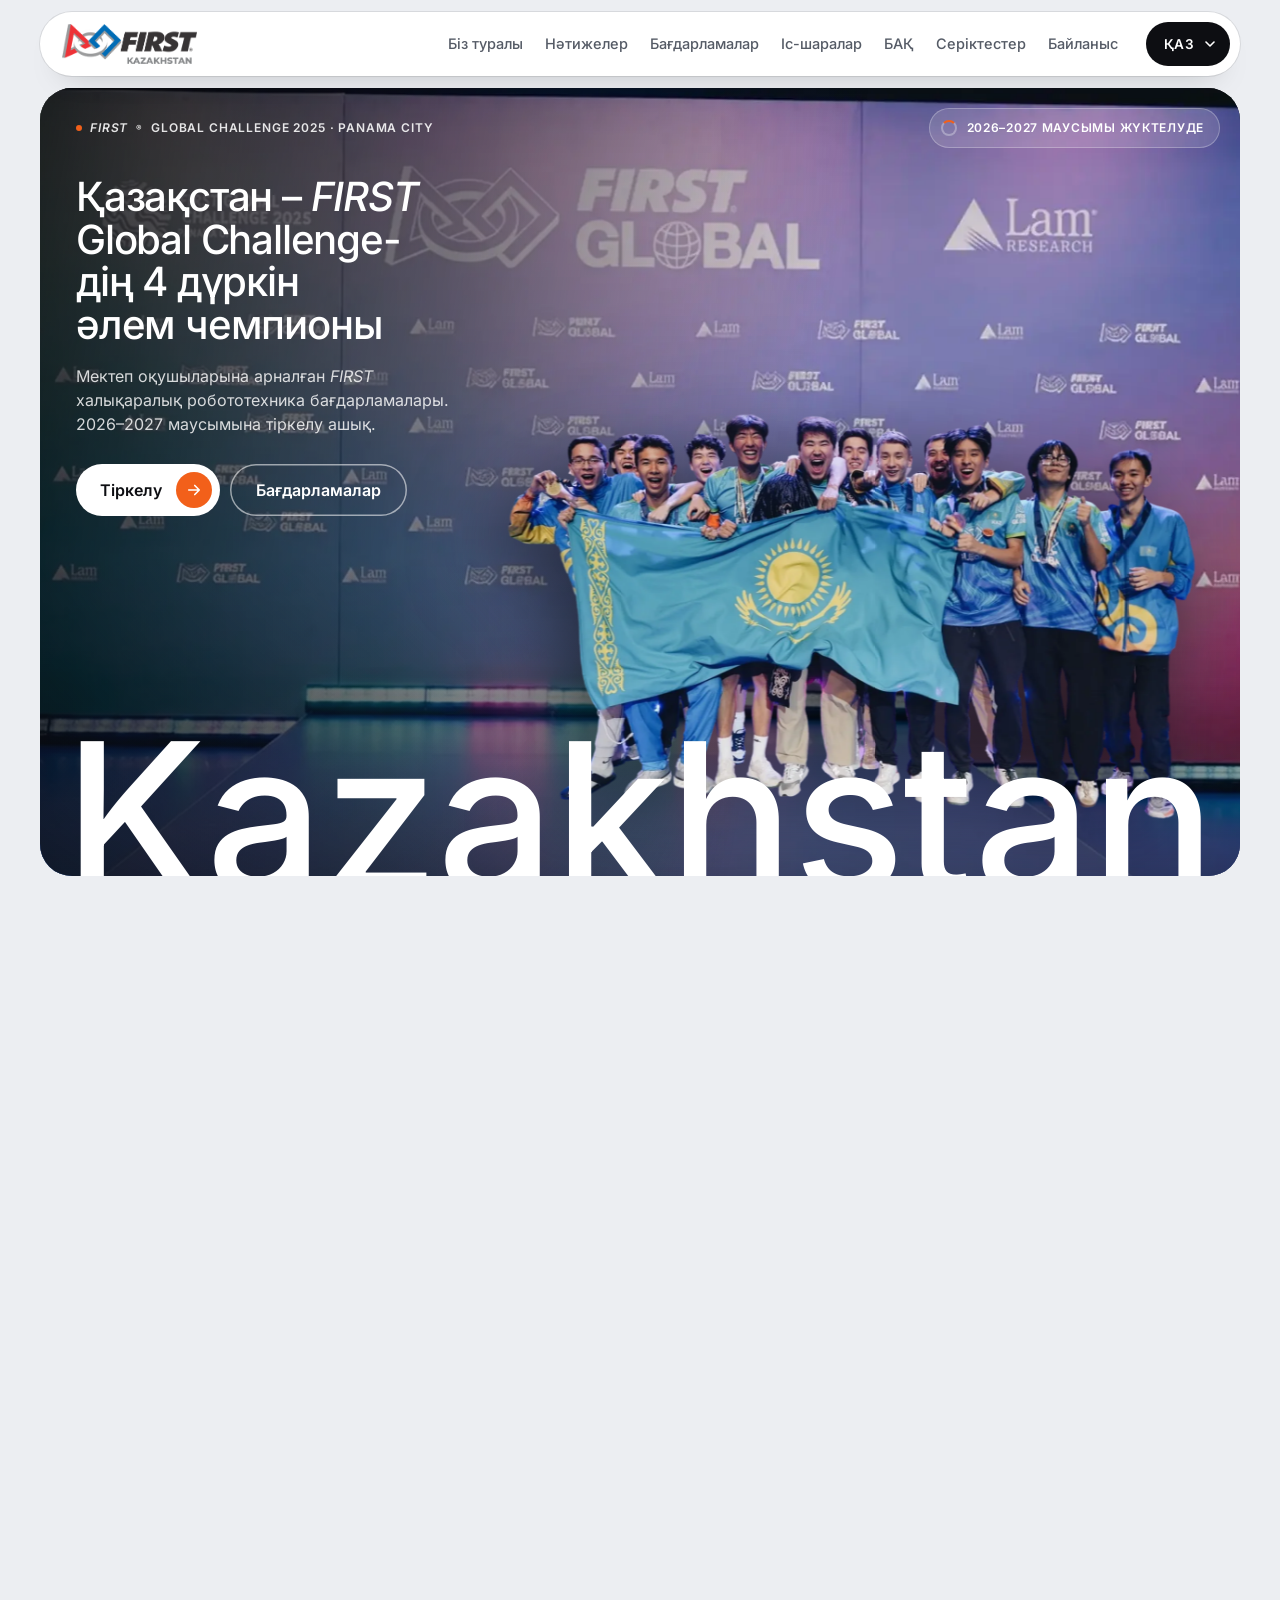
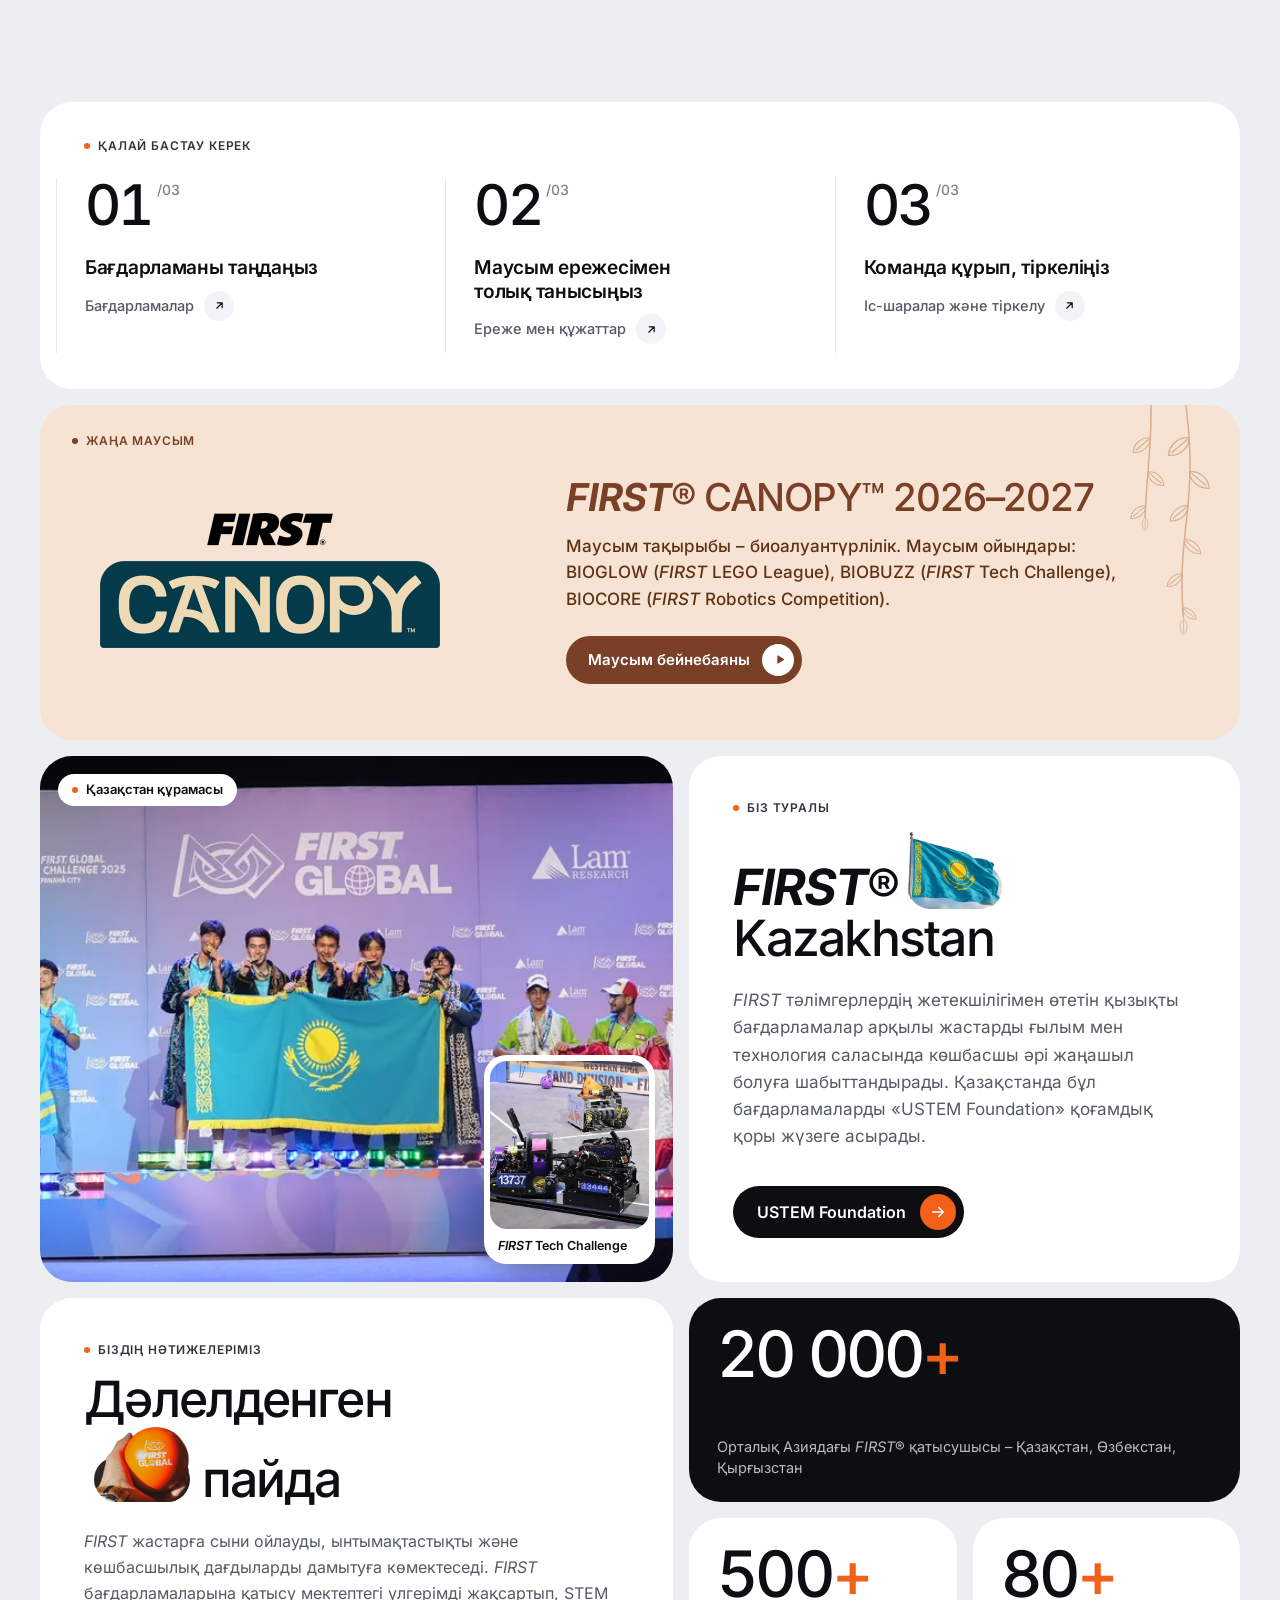
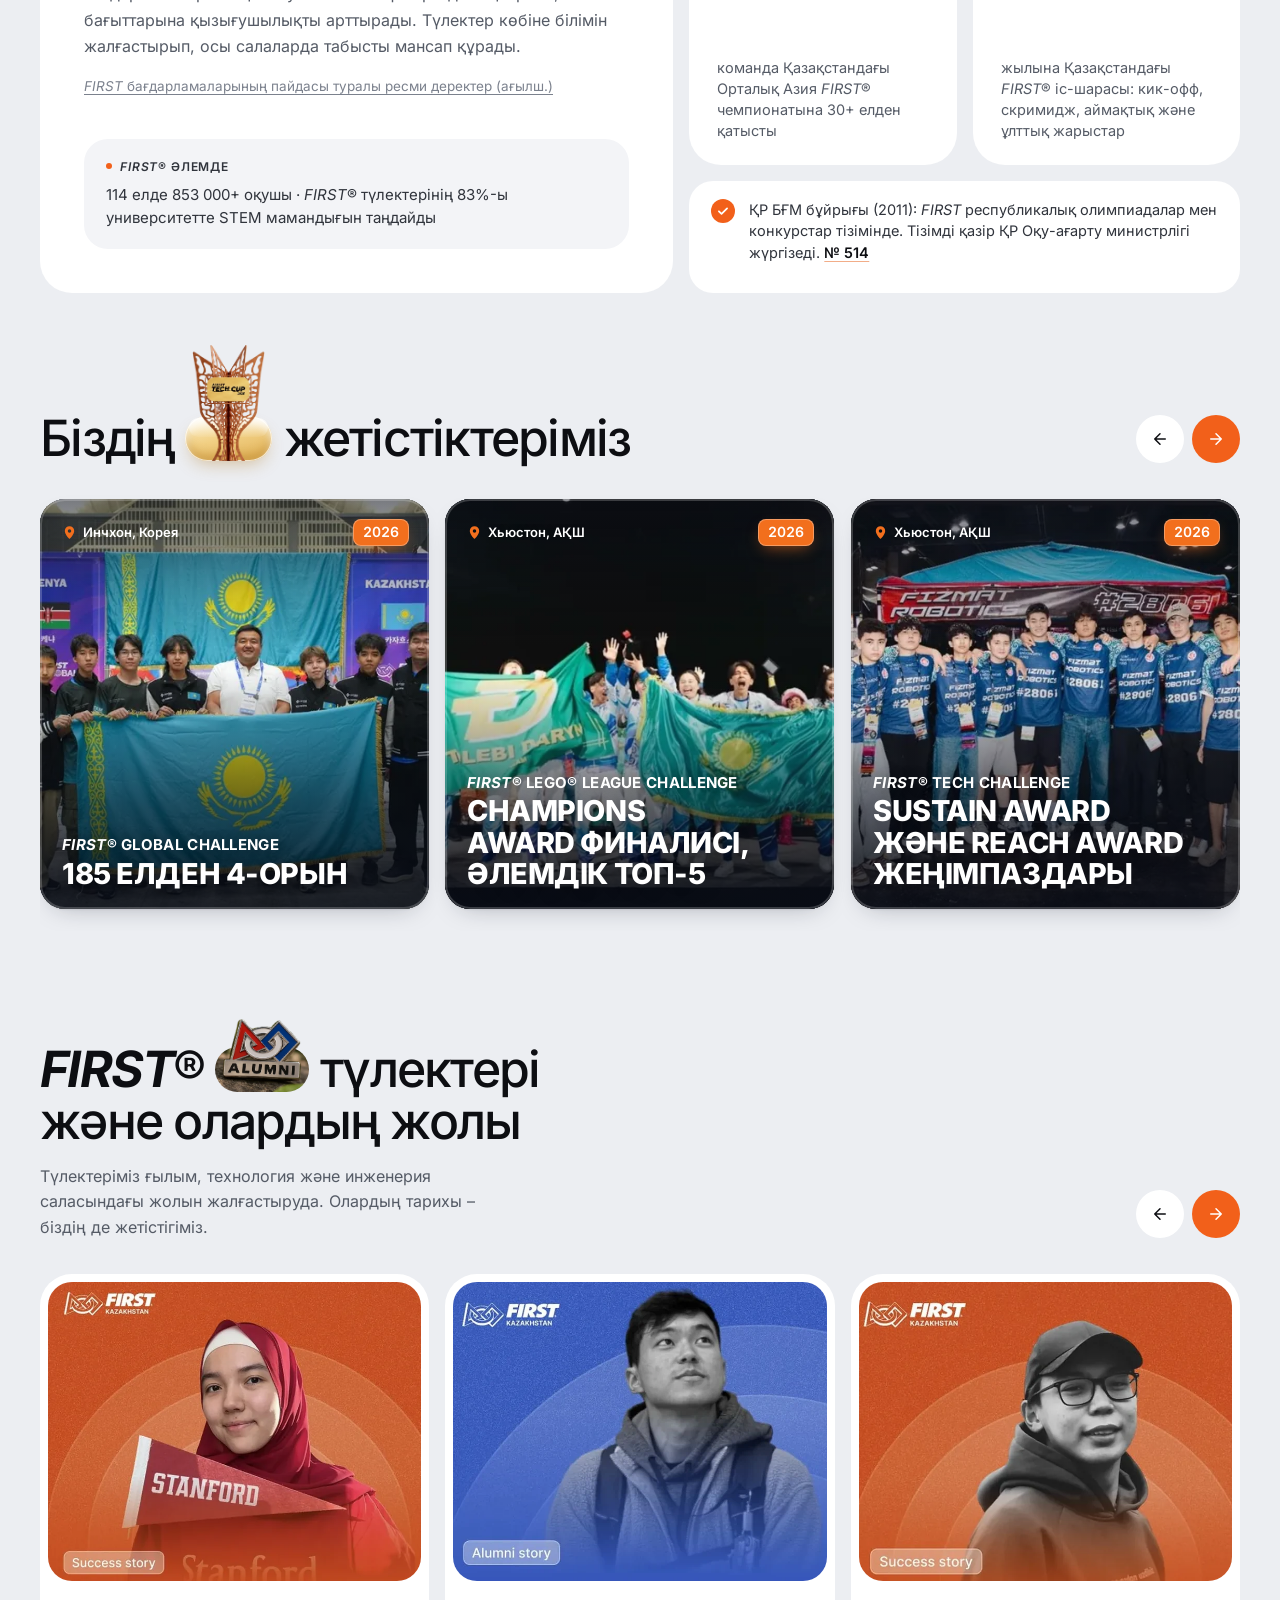
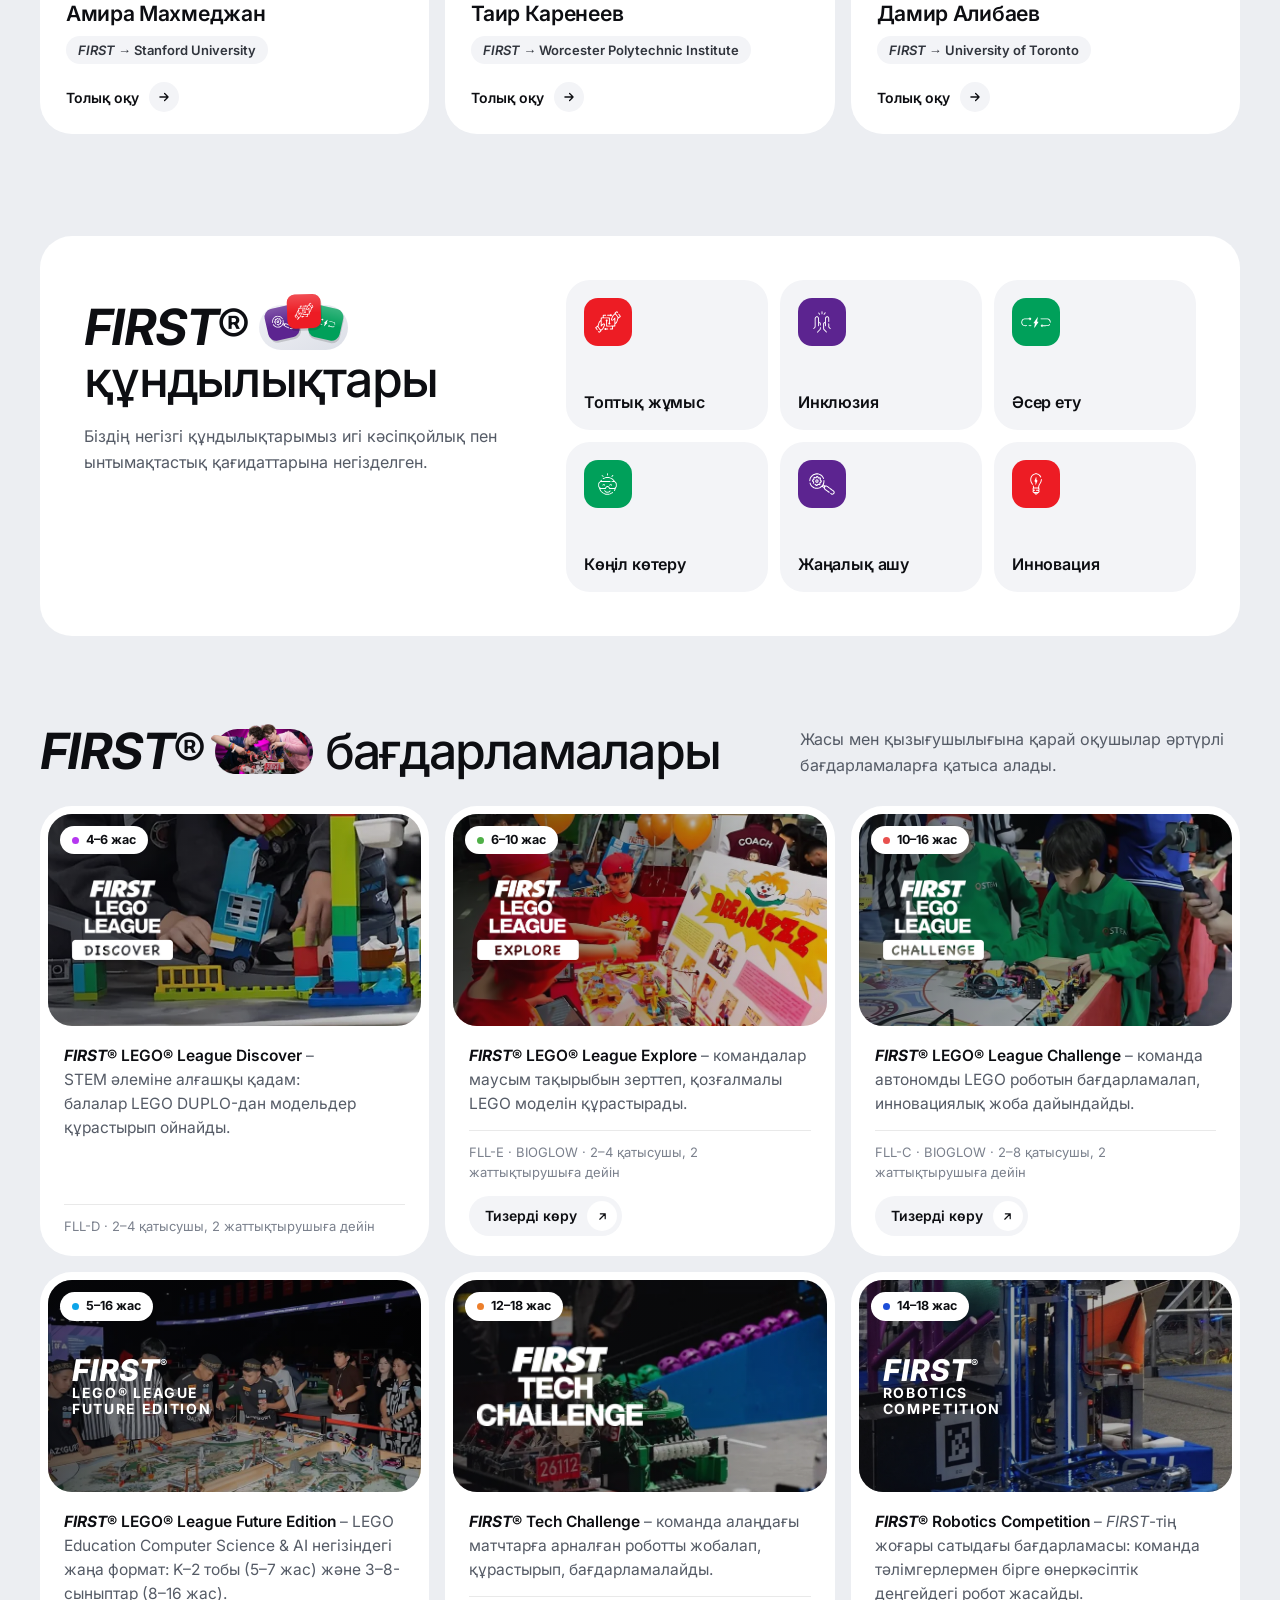
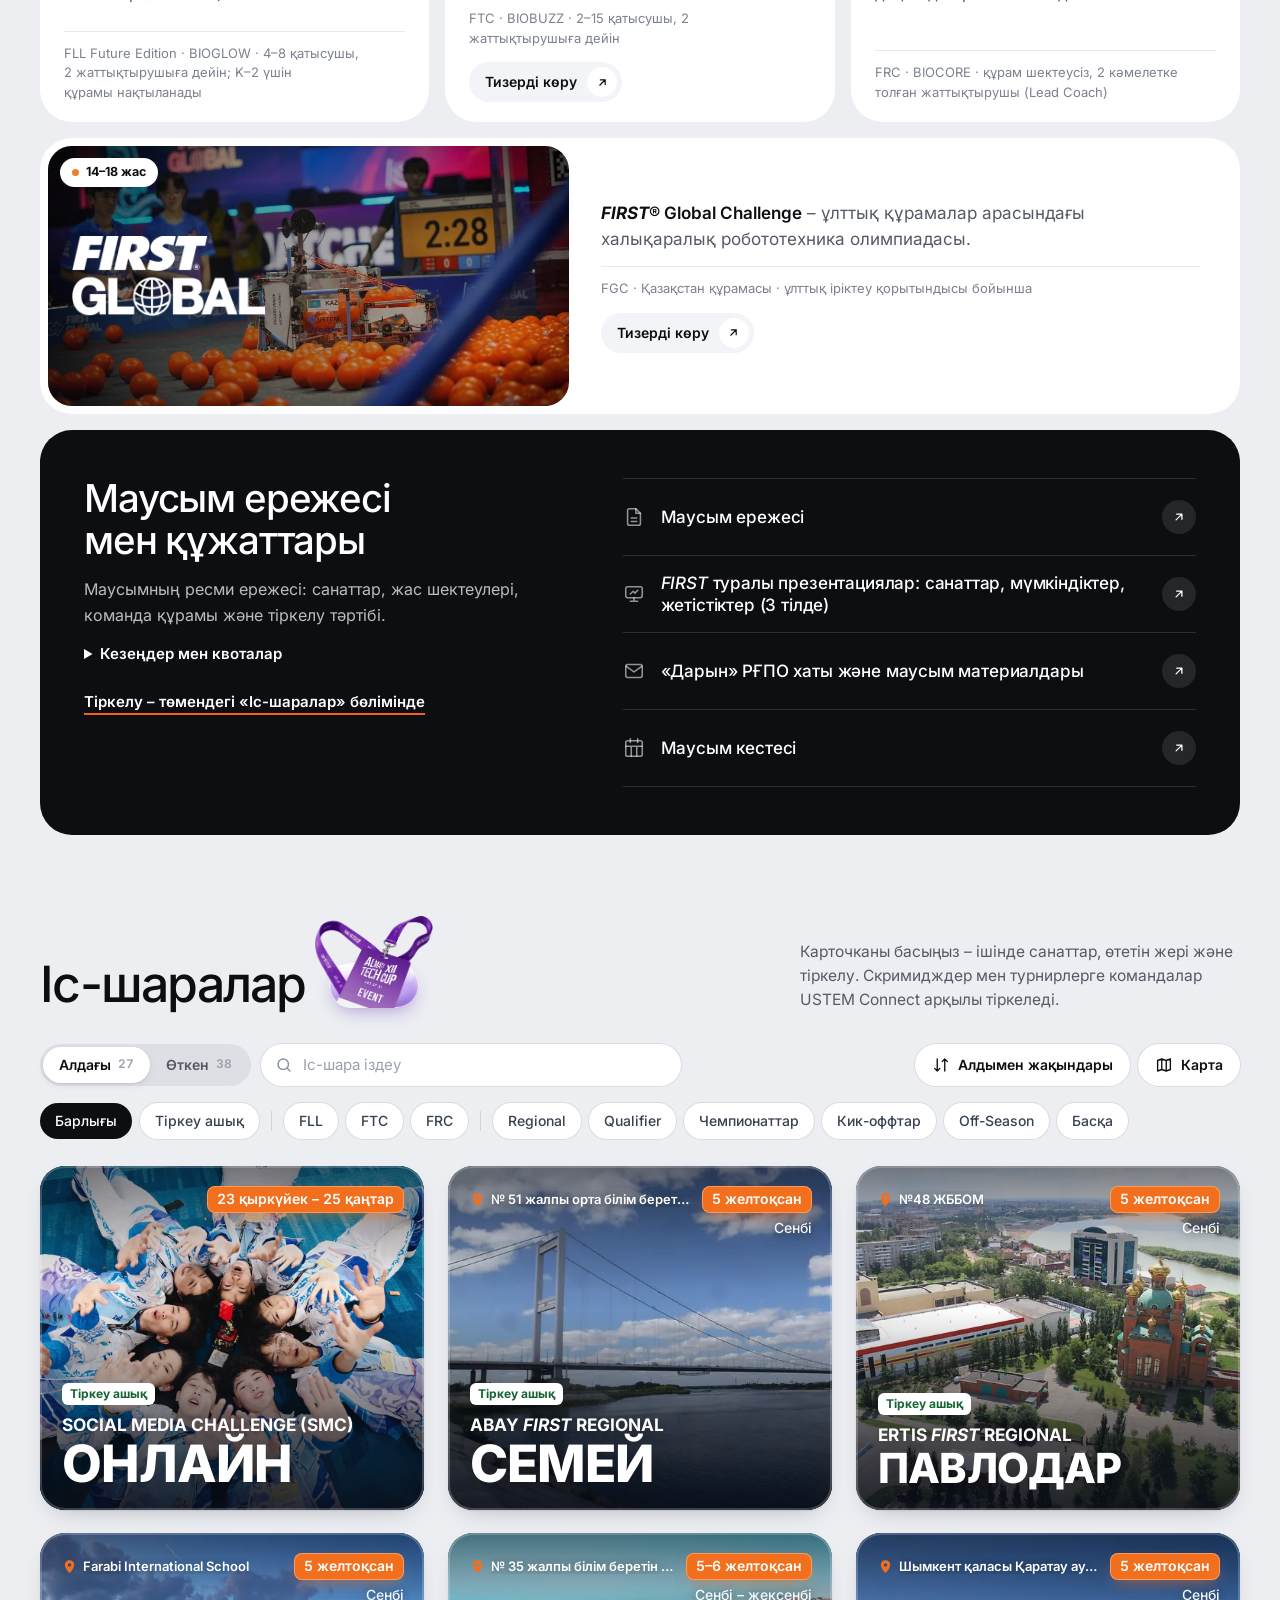
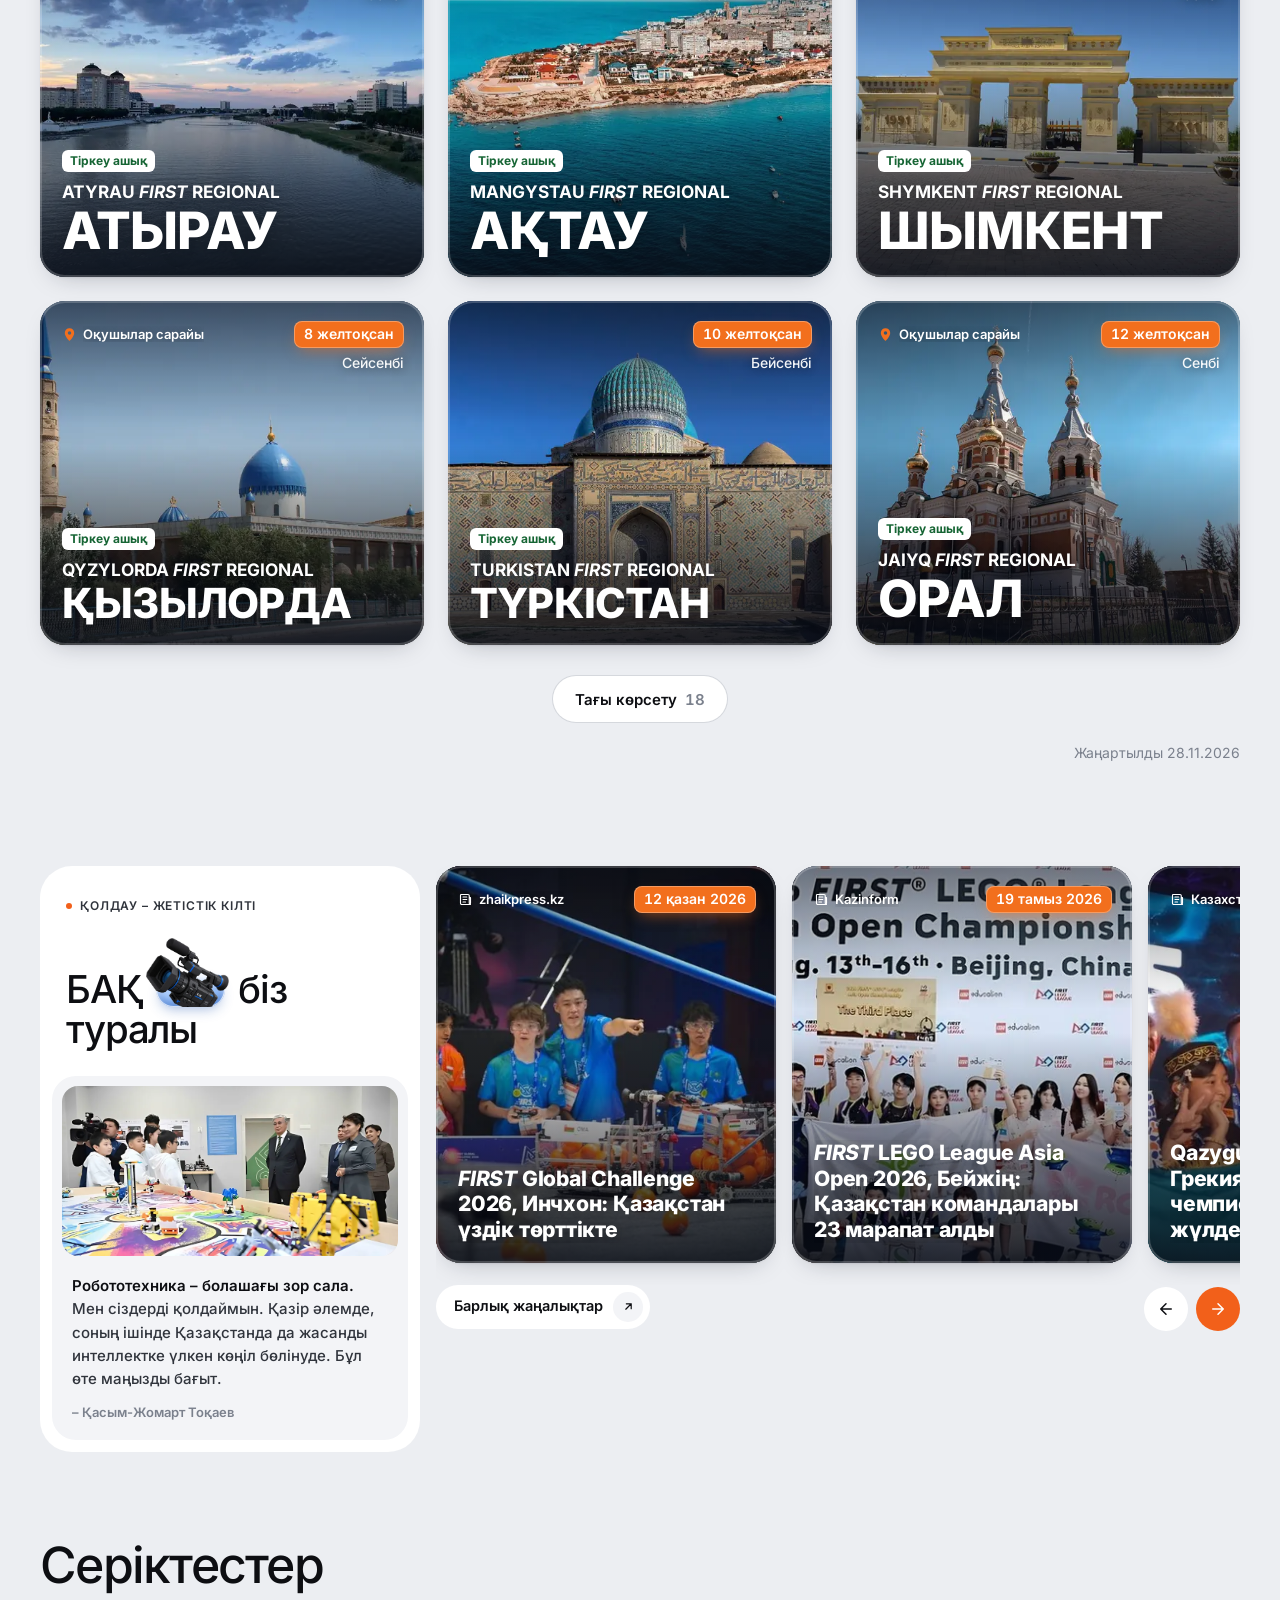
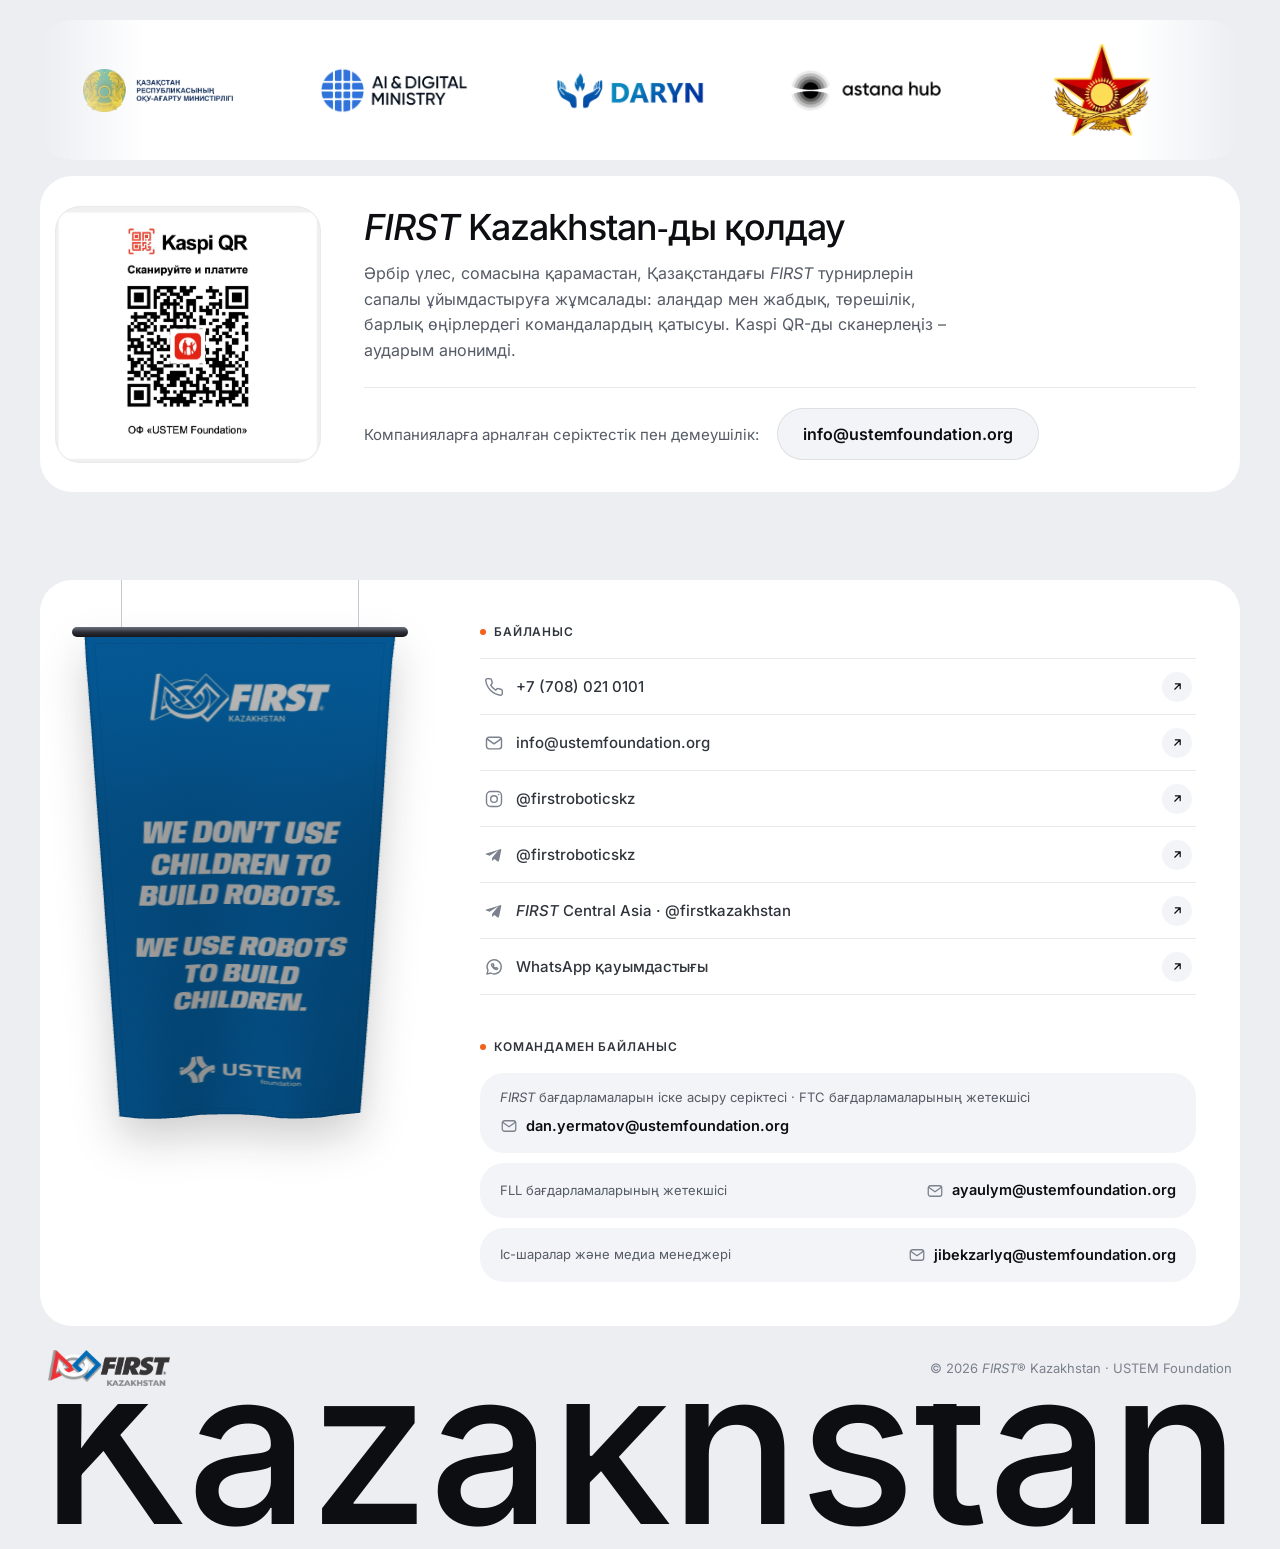
<file: index.html>
<!DOCTYPE html>
<html lang="kk">
<head>
<meta charset="utf-8">
<meta name="viewport" content="width=device-width, initial-scale=1">
<title>FIRST® Kazakhstan</title>
<meta name="description" content="FIRST® Kazakhstan – робототехника және STEM жаһандық қауымдастығы. FIRST® LEGO® League, FIRST® Tech Challenge, FIRST® Robotics Competition және FIRST® Global Challenge бағдарламалары, жарыс күнтізбесі және тіркелу. Қазақстандағы операторы – USTEM Foundation.">
<meta property="og:type" content="website">
<meta property="og:url" content="https://firstrobotics.kz/">
<meta property="og:title" content="FIRST® Kazakhstan">
<meta property="og:description" content="Жастарды болашаққа дайындайтын жаһандық робототехника және STEM қауымдастығы.">
<meta property="og:image" content="https://firstrobotics.kz/assets/img/team-kz-fgc.jpg">
<meta http-equiv="Content-Security-Policy" content="default-src 'self'; script-src 'self'; style-src 'self' 'unsafe-inline'; font-src 'self'; img-src 'self' data:; object-src 'none'; base-uri 'none'; form-action 'none'">
<link rel="canonical" href="https://firstrobotics.kz/">
<meta name="fk-build" content="dev">
<link rel="icon" href="favicon.ico" sizes="16x16 32x32 48x48">
<link rel="icon" type="image/png" sizes="32x32" href="assets/img/icon-32.png">
<link rel="icon" type="image/png" sizes="192x192" href="assets/img/icon-192.png">
<link rel="apple-touch-icon" href="assets/img/apple-touch-icon.png">
<script src="assets/js/top.js?v=20261023-0045"></script>
<script src="assets/js/fresh.js" defer></script>
<link rel="preload" as="image" href="assets/img/hero-team-1500.webp" media="(min-width: 761px)" fetchpriority="high">
<link rel="preload" as="image" href="assets/img/hero-team-800.webp" media="(max-width: 760px)" fetchpriority="high">
<link rel="stylesheet" href="assets/css/style.css?v=20261120-1700">
</head>
<body>

<nav class="top" id="top">
  <button type="button" class="burger" id="burger" aria-label="Меню" data-ta="a_menu" aria-controls="nav" aria-expanded="false"><span></span></button>
  <a class="logo" href="#home" aria-label="FIRST Kazakhstan"><img src="assets/img/x-logo.webp" alt="FIRST® Kazakhstan" width="155" height="46"></a>
  <div class="nl" id="nav">
    <a href="#about" data-t="n1"></a>
    <a href="#results" data-t="n7"></a>
    <a href="#programs" data-t="n2"></a>
    <a href="#events" data-t="n3"></a>
    <a href="#media" data-t="n4s"></a>
    <a href="#partners" data-t="n5"></a>
    <a href="#contacts" data-t="n8"></a>
    <div class="lm" role="group" aria-label="Язык / Тіл / Language"><button type="button" data-l="kk">ҚАЗ</button><button type="button" data-l="ru">РУС</button><button type="button" data-l="en">ENG</button></div>
    <div class="ml">
      <a href="https://t.me/firstroboticskz" target="_blank" rel="noopener">Telegram</a>
      <a href="https://www.instagram.com/firstroboticskz/" target="_blank" rel="noopener">Instagram</a>
    </div>
  </div>
  <div class="lw">
    <select class="lang" id="lang" aria-label="Язык / Тіл / Language">
      <option value="kk" selected>ҚАЗ</option>
      <option value="ru">РУС</option>
      <option value="en">ENG</option>
    </select>
  </div>
</nav>

<div class="hpin">
<header class="hero" id="home">
  <div class="g-vis" aria-hidden="true">
    <div class="g-sc g-s1">
      <div class="g-pan"><img src="assets/img/hero-stage-1920.webp" srcset="assets/img/hero-stage-960.webp 960w, assets/img/hero-stage-1920.webp 1920w" sizes="(max-width: 760px) 100vw, 90vw" alt="" width="1920" height="1076" decoding="async"><span class="g-tag">FIRST<sup>®</sup> Global Challenge 2025 · Panama City</span></div>
      <div class="g-man"><img src="assets/img/hero-team-1500.webp" srcset="assets/img/hero-team-800.webp 800w, assets/img/hero-team-1500.webp 1500w" sizes="(max-width: 760px) 112vw, 60vw" alt="" width="1500" height="890" fetchpriority="high"></div>
    </div>
    <div class="g-sc g-s2">
      <div class="g-pan"><img src="assets/img/hero-pit-1920.webp" srcset="assets/img/hero-pit-960.webp 960w, assets/img/hero-pit-1920.webp 1920w" sizes="(max-width: 760px) 100vw, 90vw" alt="" width="1920" height="1281" decoding="async"><span class="g-tag">FIRST<sup>®</sup> Championship 2026 · Houston</span></div>
      <div class="g-man"><img src="assets/img/hero-ftc-1500.webp" srcset="assets/img/hero-ftc-800.webp 800w, assets/img/hero-ftc-1500.webp 1500w" sizes="(max-width: 760px) 112vw, 60vw" alt="" width="1500" height="781" decoding="async"></div>
    </div>
  </div>
  <div class="in">
    <h1 data-t="h1"></h1>
    <p data-t="h1p"></p>
    <div class="hb">
      <a class="btn go" href="#start"><span data-t="regb"></span> <svg viewBox="0 0 24 24" aria-hidden="true"><path d="M5 12h14M13 6l6 6-6 6"/></svg></a>
      <a class="btn gh" href="#programs"><span data-t="n2"></span></a>
    </div>
  </div>
  <svg class="hmark" viewBox="0 0 1000 132" aria-hidden="true" focusable="false"><text x="0" y="146" textLength="1000" lengthAdjust="spacing">Kazakhstan</text></svg>
  <a class="g-load" href="#season"><i aria-hidden="true"></i><span data-t="hLoad"></span></a>
</header>
</div>

<section id="start">
  <div class="w panel stp">
    <span class="lbl" data-t="sth"></span>
    <div class="steps">
      <div class="step"><b>01</b><div><h3 data-t="st1"></h3><a href="#programs" data-t="st1a"></a></div></div>
      <div class="step"><b>02</b><div><h3 data-t="st2"></h3><a href="#docs" data-t="st2a"></a></div></div>
      <div class="step"><b>03</b><div><h3 data-t="st3"></h3><a href="#events" data-t="st3a"></a></div></div>
    </div>
  </div>
</section>

<section class="season" id="season">
  <div class="w">
    <div class="sp">
      <span class="tag" data-t="new"></span>
      <div class="sl"><img src="assets/img/x-canopy.webp" alt="FIRST® CANOPY™ 2026–2027" width="900" height="357"></div>
      <div class="sx">
        <b class="bk"><span class="fi">FIRST</span>® CANOPY™ <span class="nb">2026–2027</span></b>
        <p data-t="bTheme"></p>
        <div class="blinks"><a href="https://www.youtube.com/watch?v=_diPL9D2aqY" target="_blank" rel="noopener" data-t="bVideo"></a></div>
      </div>
    </div>
  </div>
</section>

<section id="about">
  <div class="w two ab">
    <div class="col">
      <figure class="p1"><img src="assets/img/team-kz-fgc25-podium.webp" alt="Сборная Казахстана" data-talt="cap1" width="800" height="533" loading="lazy"><figcaption data-t="cap1"></figcaption></figure>
      <figure class="p2"><img src="assets/img/ph3.webp" alt="FIRST Tech Challenge" width="440" height="471" loading="lazy"><figcaption>FIRST Tech Challenge</figcaption></figure>
    </div>
    <div class="ax">
      <span class="lbl" data-t="n1"></span>
      <h2 class="t"><span class="fi">FIRST</span>®<i class="pill p-team" aria-hidden="true"></i> Kazakhstan</h2>
      <p data-t="about"></p>
      <a class="btn go" href="https://ustem.kz" target="_blank" rel="noopener">USTEM Foundation <svg viewBox="0 0 24 24" aria-hidden="true"><path d="M5 12h14M13 6l6 6-6 6"/></svg></a>
    </div>
  </div>
</section>

<section id="results">
  <div class="w">
    <div class="two res">
      <div class="proof">
        <span class="lbl" data-t="res"></span>
        <h3 class="t" data-t="proof" data-pill="p-proof"></h3>
        <p data-t="proofp"></p>
        <a class="rep" href="https://www.firstinspires.org/about/impact" target="_blank" rel="noopener noreferrer" data-t="rep"></a>
        <div class="wl" id="gstats"></div>
      </div>
      <div class="stats" id="stats"></div>
    </div>
  </div>
</section>

<section id="winners">
  <div class="w">
    <div class="sh nav"><div><h3 class="t" data-t="win" data-pill="p-win"></h3></div></div>
    <div class="cw"><button type="button" class="ar l" data-sc="#wins" data-d="-1" aria-label="Назад" data-ta="a_prev"><svg viewBox="0 0 24 24"><path d="M19 12H5M12 19l-7-7 7-7"/></svg></button><div class="rail" id="wins"></div><button type="button" class="ar r" data-sc="#wins" data-d="1" aria-label="Вперёд" data-ta="a_next"><svg viewBox="0 0 24 24"><path d="M5 12h14M12 5l7 7-7 7"/></svg></button></div>
  </div>
</section>

<section id="alumni">
  <div class="w">
    <div class="sh nav"><div><h3 class="t" id="alh" data-pill="p-alum"></h3><p class="sub" data-t="alp"></p></div></div>
    <div class="cw"><button type="button" class="ar l" data-sc="#alums" data-d="-1" aria-label="Назад" data-ta="a_prev"><svg viewBox="0 0 24 24"><path d="M19 12H5M12 19l-7-7 7-7"/></svg></button><div class="rail alr" id="alums"></div><button type="button" class="ar r" data-sc="#alums" data-d="1" aria-label="Вперёд" data-ta="a_next"><svg viewBox="0 0 24 24"><path d="M5 12h14M12 5l7 7-7 7"/></svg></button></div>
  </div>
</section>

<section id="values">
  <div class="w panel vp">
    <div>
      <h2 class="t" id="valh" data-pill="p-val"></h2>
      <p class="sub" data-t="valp"></p>
    </div>
    <div class="val" id="vals"></div>
  </div>
</section>

<section id="programs">
  <div class="w">
    <div class="sh"><div><h2 class="t" id="progh" data-pill="p-prog"></h2></div><p class="sub" data-t="progp"></p></div>
    <div class="grid" id="progs"></div>
    <div class="pmorew"><button class="pmore" id="pmore" type="button" hidden></button></div>

    <div class="docs" id="docs">
      <div>
        <h3 data-t="dTitle"></h3>
        <p class="di" data-t="dIntro"></p>
        <details class="dmore"><summary data-t="dMore"></summary><p class="di" data-t="dStages"></p></details>
        <a class="dreg" href="#events" data-t="dReg"></a>
      </div>
      <ul class="dl">
        <li><a id="rulesBtn" href="https://docs.google.com/document/d/1UYpkDZL86SZpFMcgtpUmEJi4qnT7Oj-1BdGGisJD9ws/edit?tab=t.0" target="_blank" rel="noopener"><svg viewBox="0 0 24 24" aria-hidden="true"><path d="M14 3H7a2 2 0 0 0-2 2v14a2 2 0 0 0 2 2h10a2 2 0 0 0 2-2V8z"/><path d="M14 3v5h5M9 13h6M9 17h6"/></svg><span data-t="dBtn"></span></a></li>
        <li><a id="presLink" href="https://drive.google.com/drive/folders/12oB9xpvq_AD6fdzY3VBwY7wPz6ZOQVKg" target="_blank" rel="noopener"><svg viewBox="0 0 24 24" aria-hidden="true"><rect x="3" y="4" width="18" height="12" rx="2"/><path d="M12 16v4M8 20h8M8 12l3-3 2 2 3-3"/></svg><span data-t="dPres"></span></a></li>
        <li><a id="letterLink" href="https://drive.google.com/drive/folders/1X0pTBnigRIHiFTjaNGR0z_qUt9ZN9ttL" target="_blank" rel="noopener"><svg viewBox="0 0 24 24" aria-hidden="true"><rect x="3" y="5" width="18" height="14" rx="2"/><path d="m3.5 7 8.5 6 8.5-6"/></svg><span data-t="dLetter"></span></a></li>
        <li><a id="schedLink" href="https://docs.google.com/spreadsheets/d/1QJbpsCGQfsV_idUxsbKhKHm1SgQgFZAqQCVM67HY6VY/edit?gid=0#gid=0" target="_blank" rel="noopener"><svg viewBox="0 0 24 24" aria-hidden="true"><rect x="3" y="4" width="18" height="17" rx="2"/><path d="M3 10h18M9 10v11M15 10v11M8 2v4M16 2v4"/></svg><span data-t="dSched"></span></a></li>
      </ul>
    </div>
  </div>
</section>

<section id="events">
  <div class="w">
    <div class="evh">
      <h2 class="t" data-t="n3" data-pill="p-ev"></h2>
      <p class="evlead" data-t="evLead"></p>
    </div>
    <div class="evbar" id="evbar">
      <div class="seg" id="evseg" role="group" aria-label="Іс-шаралар" data-ta="n3"><button type="button" class="on" data-m="up" aria-pressed="true"><span data-t="evUp"></span><b></b></button><button type="button" data-m="past" aria-pressed="false"><span data-t="evPast"></span><b></b></button></div>
      <label class="srch"><svg viewBox="0 0 24 24" aria-hidden="true"><circle cx="11" cy="11" r="7"/><path d="m20 20-3.6-3.6"/></svg><input id="fs" type="search" autocomplete="off" enterkeyhint="search" aria-label="Поиск" data-ta="a_srch"></label>
      <div class="evt">
        <div class="sortw"><button type="button" class="tb" id="sortb" aria-haspopup="menu" aria-expanded="false" aria-controls="sortm" aria-label="Сұрыптау" data-ta="evSort"><svg viewBox="0 0 24 24" aria-hidden="true"><path d="M7 4v16M3.5 16.5 7 20l3.5-3.5M17 20V4m-3.5 3.5L17 4l3.5 3.5"/></svg><span id="sortl"></span></button><div class="sortm" id="sortm" role="menu" hidden></div></div>
        <button type="button" class="tb" id="mapb" aria-expanded="false" aria-controls="geo"><svg viewBox="0 0 24 24" aria-hidden="true"><path d="M9 4 3.5 6v14L9 18l6 2 5.5-2V4L15 6 9 4zm0 0v14m6-12v14"/></svg><span data-t="evMap"></span></button>
      </div>
    </div>
    <div class="chips" id="chips" role="group" aria-label="Сүзгілер" data-ta="evFlt"></div>
    <div class="geo" id="geo" hidden>
      <div class="gmap" id="kzmap"></div>
      <select class="gsel" id="gsel" aria-label="Аймақ" data-ta="a_reg"></select>
      <div class="gext" id="gext"></div>
      <p class="gcap" id="gcap"></p>
      <div class="gfoot"><p class="ghint" data-t="evMapHint"></p><p class="gsrc"><a href="https://www.openstreetmap.org/copyright" target="_blank" rel="noopener noreferrer">© OpenStreetMap contributors</a></p></div>
    </div>
    <p class="vh" id="evcount" aria-live="polite"></p>
    <div class="evs" id="evs"></div>
    <div class="evmw"><button type="button" class="evmore" id="evmore" hidden></button></div>
    <p class="evsrc" id="evsrc"></p>
  </div>
</section>

<section id="media">
  <div class="w mg">
    <div class="mp">
      <h2 class="mh" data-t="n4" data-pill="p-media"></h2>
      <div class="msub" data-t="msub"></div>
      <div class="q"><div class="qi" role="img" aria-label="Касым-Жомарт Токаев" data-ta="qname"></div><p id="quote"></p><b data-t="qauthor"></b></div>
    </div>
    <div class="nwc">    <div class="cw nw"><button type="button" class="ar l" data-sc="#nws" data-d="-1" aria-label="Назад" data-ta="a_prev"><svg viewBox="0 0 24 24"><path d="M19 12H5M12 19l-7-7 7-7"/></svg></button><div class="rail nws" id="nws"></div><button type="button" class="ar r" data-sc="#nws" data-d="1" aria-label="Вперёд" data-ta="a_next"><svg viewBox="0 0 24 24"><path d="M5 12h14M12 5l7 7-7 7"/></svg></button></div><a class="alln" href="news.html" data-t="allNews"></a></div>
  </div>
</section>

<section class="pt" id="partners">
  <div class="w">
    <div class="sh"><div><h2 class="t" data-t="reg"></h2></div></div>
    <div class="mq" id="mr"></div>
    <div class="sup" id="support">
      <img class="supqr" src="assets/img/kaspi-qr.webp" alt="Kaspi QR – ОФ «USTEM Foundation»" width="1294" height="1252" loading="lazy" decoding="async">
      <div class="supt">
        <h3 data-t="supT"></h3>
        <p data-t="supP"></p>
        <div class="supb"><span data-t="supPT"></span><a class="btn o" href="mailto:info@ustemfoundation.org">info@ustemfoundation.org</a></div>
      </div>
    </div>
  </div>
</section>

<footer id="contacts">
  <div class="w">
    <div class="panel">
    <div class="fw">
      <div class="fq">
        <div class="flag"><img src="assets/img/flag-quote.webp" alt="We don't use children to build robots. We use robots to build children." width="1024" height="2048" decoding="async"><canvas aria-hidden="true"></canvas></div>
      </div>
      <div class="fmain">
        <span class="lbl" data-t="n8"></span>
      <div class="fc">
        <a href="tel:+77080210101"><svg viewBox="0 0 24 24" fill="none" stroke="currentColor" stroke-width="1.7" stroke-linecap="round" stroke-linejoin="round"><path d="M22 16.9v3a2 2 0 0 1-2.2 2 19.8 19.8 0 0 1-8.6-3.1 19.5 19.5 0 0 1-6-6A19.8 19.8 0 0 1 2.1 4.2 2 2 0 0 1 4.1 2h3a2 2 0 0 1 2 1.7c.1.9.4 1.8.7 2.7a2 2 0 0 1-.5 2.1L8 9.8a16 16 0 0 0 6 6l1.3-1.3a2 2 0 0 1 2.1-.5c.9.3 1.8.6 2.7.7a2 2 0 0 1 1.7 2z"/></svg>+7&nbsp;(708)&nbsp;021&nbsp;0101</a>
        <a href="mailto:info@ustemfoundation.org"><svg viewBox="0 0 24 24" fill="none" stroke="currentColor" stroke-width="1.7" stroke-linecap="round" stroke-linejoin="round"><rect x="3" y="5" width="18" height="14" rx="3"/><path d="m3.5 7 8.5 6 8.5-6"/></svg>info@ustemfoundation.org</a>
        <a href="https://www.instagram.com/firstroboticskz/" target="_blank" rel="noopener"><svg viewBox="0 0 24 24" fill="none" stroke="currentColor" stroke-width="1.7" stroke-linecap="round" stroke-linejoin="round"><rect x="3" y="3" width="18" height="18" rx="5"/><circle cx="12" cy="12" r="4"/><path d="M17.5 6.5h.01"/></svg>@firstroboticskz</a>
        <a href="https://t.me/firstroboticskz" target="_blank" rel="noopener"><svg viewBox="0 0 24 24" fill="currentColor"><path d="M9.8 15.2 9.6 19c.4 0 .6-.2.8-.4l2-1.9 4.1 3c.8.4 1.3.2 1.5-.7L20.7 6.3c.3-1.1-.4-1.6-1.1-1.3L2.8 10.2c-1.1.4-1.1 1.1-.2 1.3l4.1 1.3 9.5-6c.4-.3.9-.1.5.2z"/></svg>@firstroboticskz</a>
        <a href="https://t.me/firstkazakhstan" target="_blank" rel="noopener"><svg viewBox="0 0 24 24" fill="currentColor"><path d="M9.8 15.2 9.6 19c.4 0 .6-.2.8-.4l2-1.9 4.1 3c.8.4 1.3.2 1.5-.7L20.7 6.3c.3-1.1-.4-1.6-1.1-1.3L2.8 10.2c-1.1.4-1.1 1.1-.2 1.3l4.1 1.3 9.5-6c.4-.3.9-.1.5.2z"/></svg>FIRST Central Asia · @firstkazakhstan</a>
        <a class="wa-open" href="https://chat.whatsapp.com/Lmti1HwlxzACr3DQL0OSvG" target="_blank" rel="noopener" aria-haspopup="dialog"><svg viewBox="0 0 24 24" fill="none" stroke="currentColor" stroke-width="1.7" stroke-linecap="round" stroke-linejoin="round" aria-hidden="true"><path d="M3.5 20.5 4.8 16A8.5 8.5 0 1 1 8 19.2z"/><path d="M9 8.6c0 3.3 3.1 6.4 6.4 6.4l1.1-1.4-1.9-.9-.8.8c-1.1-.4-2.4-1.7-2.8-2.8l.8-.8-.9-1.9z"/></svg><span data-t="waL"></span></a>
      </div>
    <div class="team">
      <h4 class="tmh lbl" data-t="tmH"></h4>
      <div class="tmg">
        <a class="tm" href="mailto:dan.yermatov@ustemfoundation.org"><span class="tmr" data-t="tm1"></span><span class="tme"><svg viewBox="0 0 24 24" fill="none" stroke="currentColor" stroke-width="1.7" stroke-linecap="round" stroke-linejoin="round" aria-hidden="true"><rect x="3" y="5" width="18" height="14" rx="3"/><path d="m3.5 7 8.5 6 8.5-6"/></svg>dan.yermatov@ustemfoundation.org</span></a>
        <a class="tm" href="mailto:ayaulym@ustemfoundation.org"><span class="tmr" data-t="tm2"></span><span class="tme"><svg viewBox="0 0 24 24" fill="none" stroke="currentColor" stroke-width="1.7" stroke-linecap="round" stroke-linejoin="round" aria-hidden="true"><rect x="3" y="5" width="18" height="14" rx="3"/><path d="m3.5 7 8.5 6 8.5-6"/></svg>ayaulym@ustemfoundation.org</span></a>
        <a class="tm" href="mailto:jibekzarlyq@ustemfoundation.org"><span class="tmr" data-t="tm3"></span><span class="tme"><svg viewBox="0 0 24 24" fill="none" stroke="currentColor" stroke-width="1.7" stroke-linecap="round" stroke-linejoin="round" aria-hidden="true"><rect x="3" y="5" width="18" height="14" rx="3"/><path d="m3.5 7 8.5 6 8.5-6"/></svg>jibekzarlyq@ustemfoundation.org</span></a>
      </div>
    </div>
      </div>
    </div>
    </div>
    <div class="cp"><img class="flogo" src="assets/img/x-logo.webp" alt="FIRST® Kazakhstan" width="155" height="46" loading="lazy"><span>© 2026 FIRST® Kazakhstan · USTEM Foundation</span></div>
    <svg class="fmark" viewBox="0 0 1000 104" aria-hidden="true" focusable="false"><text x="0" y="100" textLength="1000" lengthAdjust="spacing">Kazakhstan</text></svg>
  </div>
</footer>

<dialog class="wa-dlg" id="waDlg" aria-labelledby="waH">
  <button class="wa-x" type="button" data-ta="waX" aria-label="Жабу">&times;</button>
  <div class="wa-ic"><svg viewBox="0 0 24 24" fill="none" stroke="currentColor" stroke-width="1.7" stroke-linecap="round" stroke-linejoin="round" aria-hidden="true"><path d="M3.5 20.5 4.8 16A8.5 8.5 0 1 1 8 19.2z"/><path d="M9 8.6c0 3.3 3.1 6.4 6.4 6.4l1.1-1.4-1.9-.9-.8.8c-1.1-.4-2.4-1.7-2.8-2.8l.8-.8-.9-1.9z"/></svg></div>
  <h3 id="waH" data-t="waH"></h3>
  <p data-t="waP"></p>
  <ul>
    <li data-t="waB1"></li>
    <li data-t="waB2"></li>
    <li data-t="waB3"></li>
  </ul>
  <a class="wa-join" href="https://chat.whatsapp.com/Lmti1HwlxzACr3DQL0OSvG" target="_blank" rel="noopener" data-t="waJ"></a>
</dialog>

<dialog class="evd" id="evd" aria-labelledby="evdT"></dialog>

<script src="assets/js/data.js?v=20261023-1230"></script>
<script src="assets/js/kzmap.js?v=20261023-0140"></script>
<script src="assets/js/alumni.js?v=20261024-1710"></script>
<script src="assets/data/sheet.js"></script>
<script src="assets/data/news.js"></script>
<script src="assets/data/status.js"></script>
<script src="assets/data/site.js"></script>
<script src="assets/js/app.js?v=20261119-1800"></script>
<script src="assets/js/wa.js"></script>
<script src="assets/js/reveal.js"></script>
<script src="assets/js/flag.js"></script>
<script src="assets/js/scroll.js"></script>
</body>
</html>
</file>
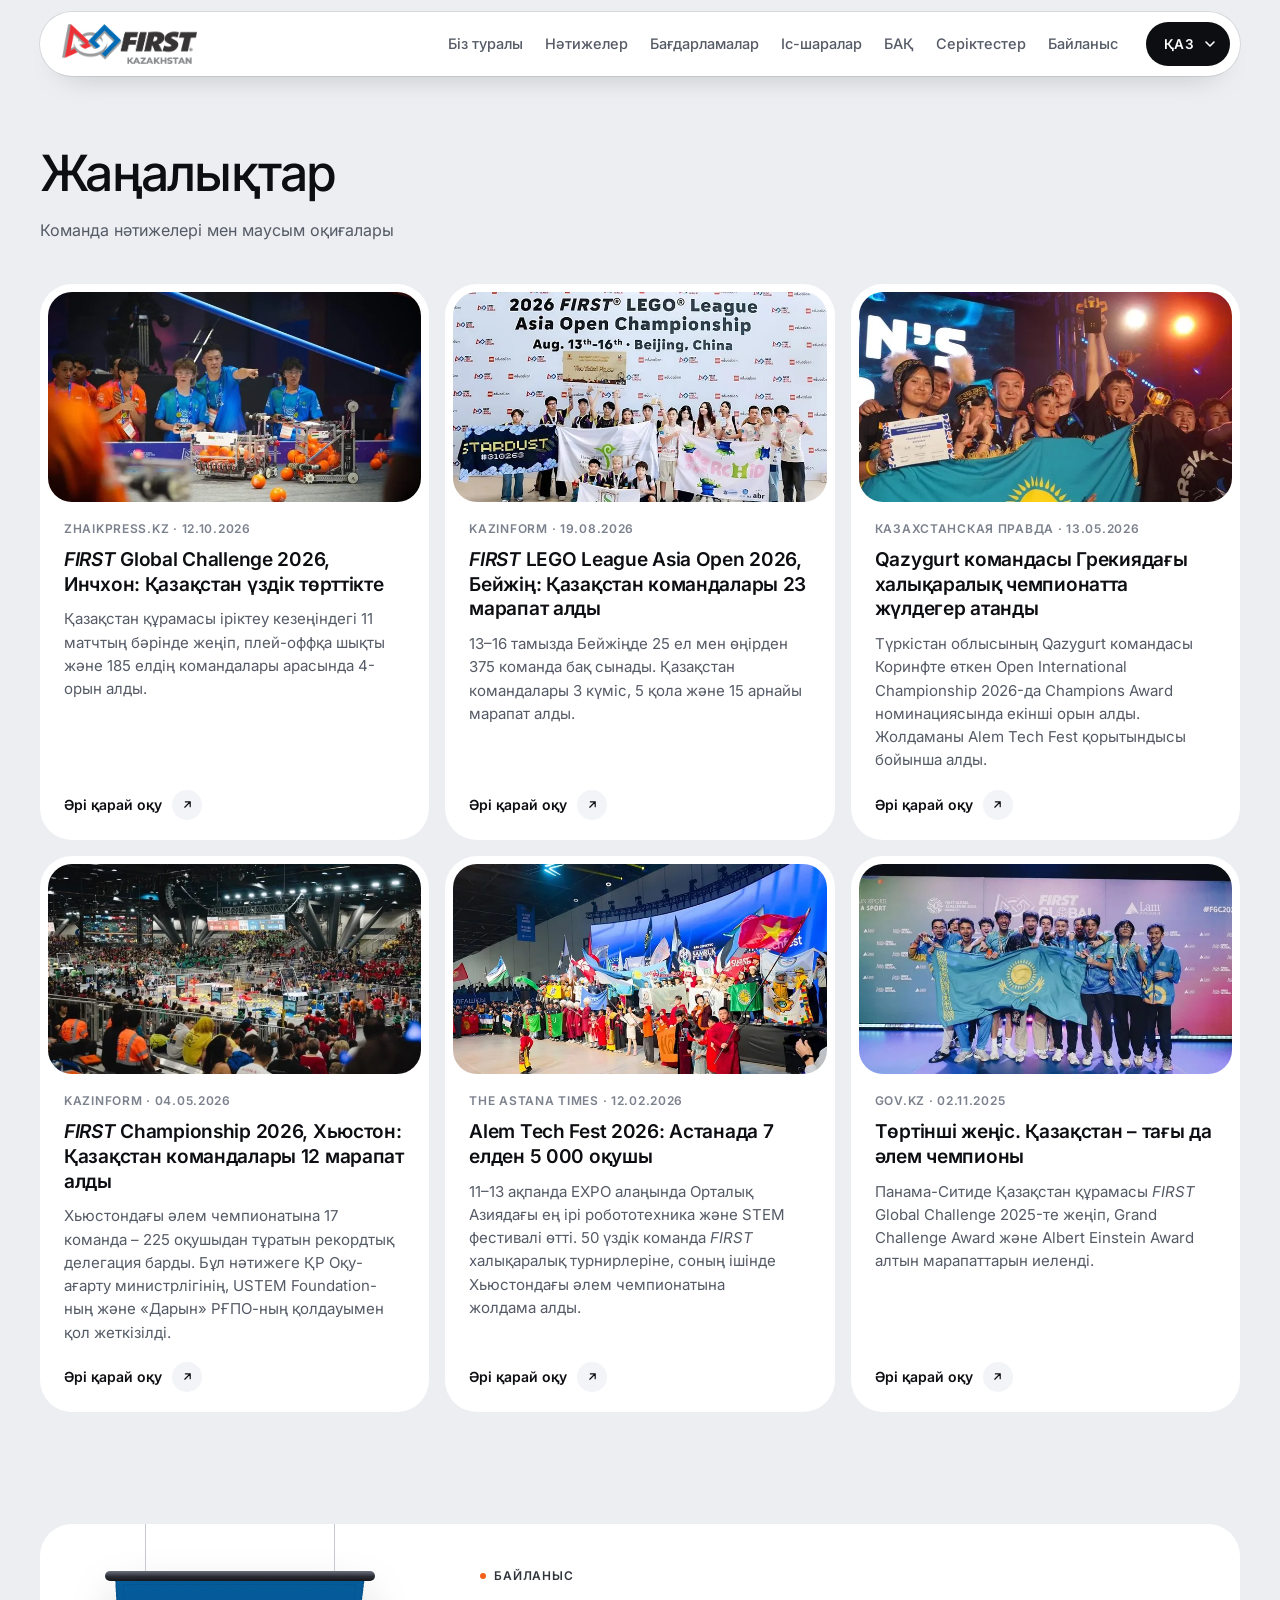
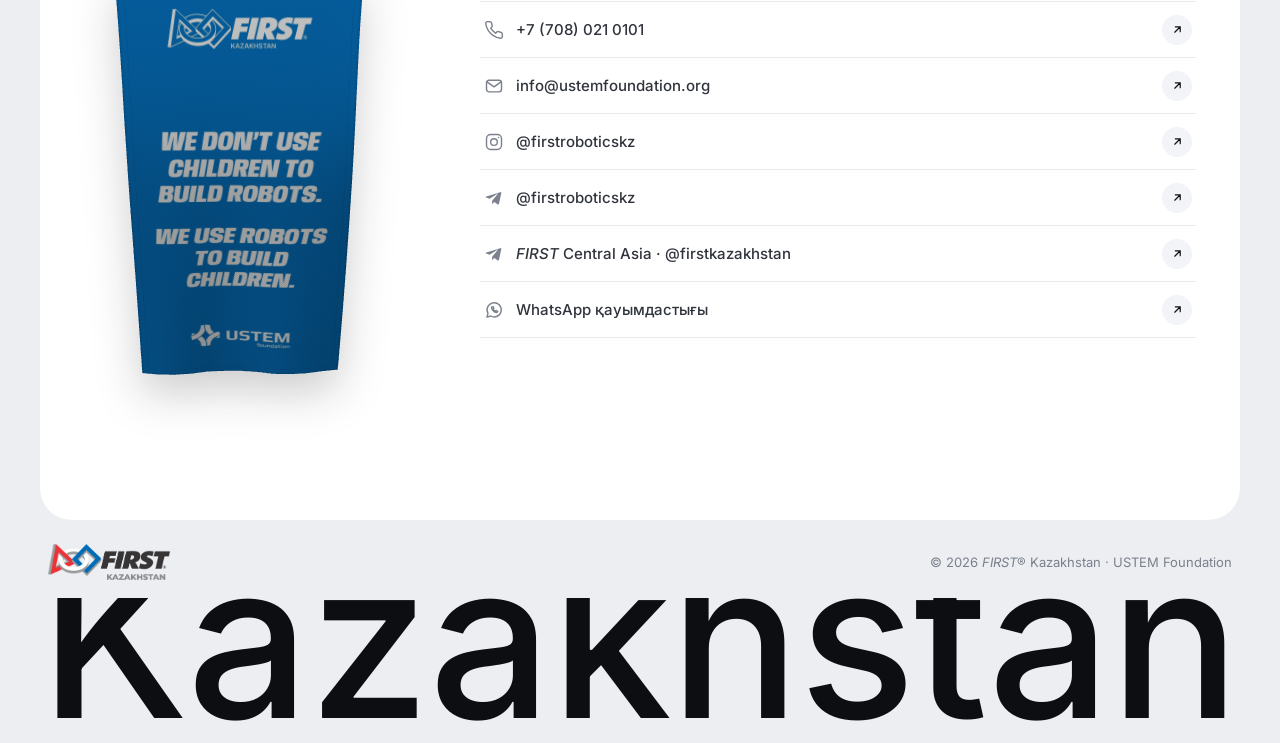
<file: news.html>
<!DOCTYPE html>
<html lang="kk">
<head>
<meta charset="utf-8">
<meta name="viewport" content="width=device-width, initial-scale=1">
<title>Жаңалықтар – FIRST® Kazakhstan</title>
<meta name="description" content="FIRST® Kazakhstan жаңалықтары: команда нәтижелері мен маусым оқиғалары.">
<meta property="og:type" content="website">
<meta property="og:url" content="https://firstrobotics.kz/news.html">
<meta property="og:title" content="Жаңалықтар – FIRST® Kazakhstan">
<meta property="og:description" content="FIRST® Kazakhstan жаңалықтары: команда нәтижелері мен маусым оқиғалары.">
<meta property="og:image" content="https://firstrobotics.kz/assets/img/team-kz-fgc.jpg">
<link rel="canonical" href="https://firstrobotics.kz/news.html">
<meta http-equiv="Content-Security-Policy" content="default-src 'self'; script-src 'self'; style-src 'self' 'unsafe-inline'; font-src 'self'; img-src 'self' data:; object-src 'none'; base-uri 'none'; form-action 'none'">
<meta name="fk-build" content="dev">
<link rel="icon" href="favicon.ico" sizes="16x16 32x32 48x48">
<link rel="icon" type="image/png" sizes="32x32" href="assets/img/icon-32.png">
<link rel="icon" type="image/png" sizes="192x192" href="assets/img/icon-192.png">
<link rel="apple-touch-icon" href="assets/img/apple-touch-icon.png">
<script src="assets/js/fresh.js" defer></script>
<link rel="stylesheet" href="assets/css/style.css?v=20261120-1700">
</head>
<body>

<nav class="top" id="top">
  <button type="button" class="burger" id="burger" aria-label="Меню" data-ta="a_menu" aria-controls="nav" aria-expanded="false"><span></span></button>
  <a class="logo" href="index.html" aria-label="FIRST Kazakhstan"><img src="assets/img/x-logo.webp" alt="FIRST® Kazakhstan" width="155" height="46"></a>
  <div class="nl" id="nav">
    <a href="index.html#about" data-t="n1"></a>
    <a href="index.html#results" data-t="n7"></a>
    <a href="index.html#programs" data-t="n2"></a>
    <a href="index.html#events" data-t="n3"></a>
    <a href="index.html#media" data-t="n4s"></a>
    <a href="index.html#partners" data-t="n5"></a>
    <a href="#contacts" data-t="n8"></a>
    <div class="lm" role="group" aria-label="Язык / Тіл / Language"><button type="button" data-l="kk">ҚАЗ</button><button type="button" data-l="ru">РУС</button><button type="button" data-l="en">ENG</button></div>
    <div class="ml">
      <a href="https://t.me/firstroboticskz" target="_blank" rel="noopener">Telegram</a>
      <a href="https://www.instagram.com/firstroboticskz/" target="_blank" rel="noopener">Instagram</a>
    </div>
  </div>
  <div class="lw">
    <select class="lang" id="lang" aria-label="Язык / Тіл / Language">
      <option value="kk" selected>ҚАЗ</option>
      <option value="ru">РУС</option>
      <option value="en">ENG</option>
    </select>
  </div>
</nav>

<main class="w np" id="news">
  <h1 class="t" data-t="newsTitle"></h1>
  <p class="sub" data-t="newsSub"></p>
  <div class="nws ngrid" id="nlist"></div>
</main>

<footer id="contacts">
  <div class="w">
    <div class="panel">
    <div class="fw">
      <div class="fq sm">
        <div class="flag"><img src="assets/img/flag-quote.webp" alt="We don't use children to build robots. We use robots to build children." width="1024" height="2048" decoding="async"><canvas aria-hidden="true"></canvas></div>
      </div>
      <div class="fmain">
        <span class="lbl" data-t="n8"></span>
      <div class="fc">
        <a href="tel:+77080210101"><svg viewBox="0 0 24 24" fill="none" stroke="currentColor" stroke-width="1.7" stroke-linecap="round" stroke-linejoin="round"><path d="M22 16.9v3a2 2 0 0 1-2.2 2 19.8 19.8 0 0 1-8.6-3.1 19.5 19.5 0 0 1-6-6A19.8 19.8 0 0 1 2.1 4.2 2 2 0 0 1 4.1 2h3a2 2 0 0 1 2 1.7c.1.9.4 1.8.7 2.7a2 2 0 0 1-.5 2.1L8 9.8a16 16 0 0 0 6 6l1.3-1.3a2 2 0 0 1 2.1-.5c.9.3 1.8.6 2.7.7a2 2 0 0 1 1.7 2z"/></svg>+7&nbsp;(708)&nbsp;021&nbsp;0101</a>
        <a href="mailto:info@ustemfoundation.org"><svg viewBox="0 0 24 24" fill="none" stroke="currentColor" stroke-width="1.7" stroke-linecap="round" stroke-linejoin="round"><rect x="3" y="5" width="18" height="14" rx="3"/><path d="m3.5 7 8.5 6 8.5-6"/></svg>info@ustemfoundation.org</a>
        <a href="https://www.instagram.com/firstroboticskz/" target="_blank" rel="noopener"><svg viewBox="0 0 24 24" fill="none" stroke="currentColor" stroke-width="1.7" stroke-linecap="round" stroke-linejoin="round"><rect x="3" y="3" width="18" height="18" rx="5"/><circle cx="12" cy="12" r="4"/><path d="M17.5 6.5h.01"/></svg>@firstroboticskz</a>
        <a href="https://t.me/firstroboticskz" target="_blank" rel="noopener"><svg viewBox="0 0 24 24" fill="currentColor"><path d="M9.8 15.2 9.6 19c.4 0 .6-.2.8-.4l2-1.9 4.1 3c.8.4 1.3.2 1.5-.7L20.7 6.3c.3-1.1-.4-1.6-1.1-1.3L2.8 10.2c-1.1.4-1.1 1.1-.2 1.3l4.1 1.3 9.5-6c.4-.3.9-.1.5.2z"/></svg>@firstroboticskz</a>
        <a href="https://t.me/firstkazakhstan" target="_blank" rel="noopener"><svg viewBox="0 0 24 24" fill="currentColor"><path d="M9.8 15.2 9.6 19c.4 0 .6-.2.8-.4l2-1.9 4.1 3c.8.4 1.3.2 1.5-.7L20.7 6.3c.3-1.1-.4-1.6-1.1-1.3L2.8 10.2c-1.1.4-1.1 1.1-.2 1.3l4.1 1.3 9.5-6c.4-.3.9-.1.5.2z"/></svg>FIRST Central Asia · @firstkazakhstan</a>
        <a class="wa-open" href="https://chat.whatsapp.com/Lmti1HwlxzACr3DQL0OSvG" target="_blank" rel="noopener" aria-haspopup="dialog"><svg viewBox="0 0 24 24" fill="none" stroke="currentColor" stroke-width="1.7" stroke-linecap="round" stroke-linejoin="round" aria-hidden="true"><path d="M3.5 20.5 4.8 16A8.5 8.5 0 1 1 8 19.2z"/><path d="M9 8.6c0 3.3 3.1 6.4 6.4 6.4l1.1-1.4-1.9-.9-.8.8c-1.1-.4-2.4-1.7-2.8-2.8l.8-.8-.9-1.9z"/></svg><span data-t="waL"></span></a>
      </div>
      </div>
    </div>
    </div>
    <div class="cp"><img class="flogo" src="assets/img/x-logo.webp" alt="FIRST® Kazakhstan" width="155" height="46" loading="lazy"><span>© 2026 FIRST® Kazakhstan · USTEM Foundation</span></div>
    <svg class="fmark" viewBox="0 0 1000 104" aria-hidden="true" focusable="false"><text x="0" y="100" textLength="1000" lengthAdjust="spacing">Kazakhstan</text></svg>
  </div>
</footer>

<dialog class="wa-dlg" id="waDlg" aria-labelledby="waH">
  <button class="wa-x" type="button" data-ta="waX" aria-label="Жабу">&times;</button>
  <div class="wa-ic"><svg viewBox="0 0 24 24" fill="none" stroke="currentColor" stroke-width="1.7" stroke-linecap="round" stroke-linejoin="round" aria-hidden="true"><path d="M3.5 20.5 4.8 16A8.5 8.5 0 1 1 8 19.2z"/><path d="M9 8.6c0 3.3 3.1 6.4 6.4 6.4l1.1-1.4-1.9-.9-.8.8c-1.1-.4-2.4-1.7-2.8-2.8l.8-.8-.9-1.9z"/></svg></div>
  <h3 id="waH" data-t="waH"></h3>
  <p data-t="waP"></p>
  <ul>
    <li data-t="waB1"></li>
    <li data-t="waB2"></li>
    <li data-t="waB3"></li>
  </ul>
  <a class="wa-join" href="https://chat.whatsapp.com/Lmti1HwlxzACr3DQL0OSvG" target="_blank" rel="noopener" data-t="waJ"></a>
</dialog>

<script src="assets/js/data.js?v=20261023-1230"></script>
<script src="assets/data/news.js"></script>
<script src="assets/data/site.js"></script>
<script src="assets/js/news-page.js?v=20261020f"></script>
<script src="assets/js/wa.js"></script>
<script src="assets/js/reveal.js"></script>
<script src="assets/js/flag.js"></script>
</body>
</html>
</file>
<file: assets/css/style.css>
/* FIRST® Kazakhstan — стили сайта. Разделы идут в порядке страницы, адаптив — в конце. */
/* Шрифт Inter лежит на самом сайте (assets/fonts, лицензия OFL), а не берётся с Google Fonts: казахские буквы (ә, ғ, қ, ң, ө, ұ, ү, һ, і)
   есть в наборах cyrillic и cyrillic-ext, текст не зависит от доступности чужого сервера. На Apple – системный шрифт. */
@font-face{font-family:Inter;font-style:italic;font-weight:400 800;font-display:swap;src:url(../fonts/inter-italic-cyrillic-ext.woff2) format('woff2');unicode-range:U+0460-052F, U+1C80-1C8A, U+20B4, U+2DE0-2DFF, U+A640-A69F, U+FE2E-FE2F}
@font-face{font-family:Inter;font-style:italic;font-weight:400 800;font-display:swap;src:url(../fonts/inter-italic-cyrillic.woff2) format('woff2');unicode-range:U+0301, U+0400-045F, U+0490-0491, U+04B0-04B1, U+2116}
@font-face{font-family:Inter;font-style:italic;font-weight:400 800;font-display:swap;src:url(../fonts/inter-italic-latin-ext.woff2) format('woff2');unicode-range:U+0100-02BA, U+02BD-02C5, U+02C7-02CC, U+02CE-02D7, U+02DD-02FF, U+0304, U+0308, U+0329, U+1D00-1DBF, U+1E00-1E9F, U+1EF2-1EFF, U+2020, U+20A0-20AB, U+20AD-20C4, U+2113, U+2C60-2C7F, U+A720-A7FF}
@font-face{font-family:Inter;font-style:italic;font-weight:400 800;font-display:swap;src:url(../fonts/inter-italic-latin.woff2) format('woff2');unicode-range:U+0000-00FF, U+0131, U+0152-0153, U+02BB-02BC, U+02C6, U+02DA, U+02DC, U+0304, U+0308, U+0329, U+2000-206F, U+20AC, U+2122, U+2191, U+2193, U+2212, U+2215, U+FEFF, U+FFFD}
@font-face{font-family:Inter;font-style:normal;font-weight:400 800;font-display:swap;src:url(../fonts/inter-normal-cyrillic-ext.woff2) format('woff2');unicode-range:U+0460-052F, U+1C80-1C8A, U+20B4, U+2DE0-2DFF, U+A640-A69F, U+FE2E-FE2F}
@font-face{font-family:Inter;font-style:normal;font-weight:400 800;font-display:swap;src:url(../fonts/inter-normal-cyrillic.woff2) format('woff2');unicode-range:U+0301, U+0400-045F, U+0490-0491, U+04B0-04B1, U+2116}
@font-face{font-family:Inter;font-style:normal;font-weight:400 800;font-display:swap;src:url(../fonts/inter-normal-latin-ext.woff2) format('woff2');unicode-range:U+0100-02BA, U+02BD-02C5, U+02C7-02CC, U+02CE-02D7, U+02DD-02FF, U+0304, U+0308, U+0329, U+1D00-1DBF, U+1E00-1E9F, U+1EF2-1EFF, U+2020, U+20A0-20AB, U+20AD-20C4, U+2113, U+2C60-2C7F, U+A720-A7FF}
@font-face{font-family:Inter;font-style:normal;font-weight:400 800;font-display:swap;src:url(../fonts/inter-normal-latin.woff2) format('woff2');unicode-range:U+0000-00FF, U+0131, U+0152-0153, U+02BB-02BC, U+02C6, U+02DA, U+02DC, U+0304, U+0308, U+0329, U+2000-206F, U+20AC, U+2122, U+2191, U+2193, U+2212, U+2215, U+FEFF, U+FFFD}
/* Оформление (ноябрь 2026): светло-серая страница, на ней белые панели с крупным скруглением, почти чёрный текст и один акцент – оранжевый.
   Детали, которые повторяются по всей странице: маленькая метка с точкой (.lbl), картинка-«пилюля» внутри заголовка (.pill),
   круглая кнопка-стрелка, гигантское слово Kazakhstan на первом экране и в подвале (.hmark, .fmark).
   Цвета по ролям:
   --ink – текст, залитые кнопки, тёмная панель документов; --acc – единственный акцент (круглые стрелки, точки меток, «+» у цифр);
   --act – залитая кнопка с текстом в окне события (темнее --acc, белый текст читается, контраст 4.7:1);
   --ustem – синий USTEM: кнопка регистрации в USTEM Connect (в цвет платформы); --hot – плашка даты на фото карточек событий.
   Цвета программ (FLL, FTC, FRC…) – только точкой в карточке программы; карточка сезона – в своей кремово-коричневой гамме. */
:root{
  --bg:#eceef2;--card:#fff;--soft:#f3f4f7;--soft2:#e8eaef;--ink:#0d0e12;--ink2:#23252d;
  --tx:#0d0e12;--bd:#30343c;--mu:#555b66;--lt:#7b818d;--line:rgba(13,14,18,.09);--band:var(--bg);
  --acc:#f2601a;--acc-h:#d94f0d;--acc2:#f7cdb5;--acc3:#f2ad88;
  --act:#b8572b;--act-h:#9c4723;
  --ustem:#0a74e4;--ustem-h:#0861c2; /* синий USTEM (логотип #0a7cf0, чуть темнее – белый текст читается): кнопка регистрации в USTEM Connect */
  --hot:#f26f1d; /* яркий оранжевый плашки даты и метки места на фото карточек событий (как в макете) */
  --cream:#f7e3d4;--brown:#7a3f27;--brown2:#6a3320;
  --sh:0 1px 2px rgba(13,14,18,.05),0 18px 34px -22px rgba(13,14,18,.32);
  --rx:32px;--rl:24px;--rm:16px;--rc:10px; /* скругления: панель, вложенная плитка или фото, мелкий блок, поле */
  --gut:40px; /* поле страницы слева и справа */
  --ht:88px; /* на этой высоте от верха окна первый экран «прилипает» под шапкой (assets/js/scroll.js) */
  --ease:cubic-bezier(.2,.8,.2,1);
  --i-ne-k:url("data:image/svg+xml;utf8,<svg xmlns='http://www.w3.org/2000/svg' viewBox='0 0 24 24' fill='none' stroke='%230d0e12' stroke-width='2.2' stroke-linecap='round' stroke-linejoin='round'><path d='M7 17 17 7M8 7h9v9'/></svg>");
  --i-ne-w:url("data:image/svg+xml;utf8,<svg xmlns='http://www.w3.org/2000/svg' viewBox='0 0 24 24' fill='none' stroke='%23fff' stroke-width='2.2' stroke-linecap='round' stroke-linejoin='round'><path d='M7 17 17 7M8 7h9v9'/></svg>");
  --i-play:url("data:image/svg+xml;utf8,<svg xmlns='http://www.w3.org/2000/svg' viewBox='0 0 24 24' fill='%237a3f27'><path d='M8 5.5v13a1 1 0 0 0 1.5.86l10.5-6.5a1 1 0 0 0 0-1.72L9.5 4.64A1 1 0 0 0 8 5.5z'/></svg>");
  --chev3:url("data:image/svg+xml;utf8,<svg xmlns='http://www.w3.org/2000/svg' width='10' height='6' viewBox='0 0 10 6'><path d='M1 1l4 4 4-4' fill='none' stroke='%237f7f7f' stroke-width='1.5' stroke-linecap='round'/></svg>");
  --chev-w:url("data:image/svg+xml;utf8,<svg xmlns='http://www.w3.org/2000/svg' width='10' height='6' viewBox='0 0 10 6'><path d='M1 1l4 4 4-4' fill='none' stroke='%23fff' stroke-width='1.6' stroke-linecap='round' stroke-linejoin='round'/></svg>");
}
*{box-sizing:border-box;margin:0;padding:0}
html{scroll-padding-top:92px;-webkit-text-size-adjust:100%}
body{font:17px/1.55 -apple-system,BlinkMacSystemFont,"Inter","Segoe UI",Roboto,"Noto Sans",Arial,sans-serif;color:var(--tx);background:var(--bg);overflow-x:hidden;-webkit-font-smoothing:antialiased}
h1,h2,h3,h4,p{text-wrap:pretty}
img{max-width:100%;display:block}
a{color:inherit;text-decoration:none}
button,select,input{font:inherit;color:inherit}
[hidden]{display:none!important}
/* одна ширина у шапки, первого экрана и контента: поля страницы – --gut */
.w,.top,.hero{width:calc(100% - 2 * var(--gut));max-width:1320px;margin-left:auto;margin-right:auto}
.fi{font-style:italic;font-weight:700}
.fir{font-style:italic} /* слово FIRST в любом тексте – курсивом (фирменное написание), вес наследуется */
.nb{white-space:nowrap}

/* ---------- общие детали ---------- */
.panel{background:var(--card);border-radius:var(--rx);padding:44px}
/* метка с точкой над заголовком или в углу панели */
.lbl{display:inline-flex;align-items:center;gap:8px;font-size:12px;font-weight:600;line-height:1.3;letter-spacing:.07em;text-transform:uppercase;color:var(--bd)}
.lbl:before{content:"";flex:none;width:6px;height:6px;border-radius:50%;background:var(--acc)}
/* заголовок раздела: крупный, средней жирности, плотный */
h2.t,h1.t,h3.t{font-size:clamp(32px,3.9vw,56px);font-weight:500;line-height:1.04;letter-spacing:-.035em;color:var(--ink);text-wrap:balance}
/* картинка-«пилюля» в строке заголовка (вставляет app.js → pills по атрибуту data-pill; что в ней – по классу ниже).
   У каждой «пилюли» фон (фото или градиент) и поверх него вырезка-предмет (:after), которая выше середины «пилюли» выходит за её край, а ниже обрезана
   по её форме. Картинки собраны заранее из фото сайта (совмещение и обрезка – не в стилях), здесь только положение вырезки в долях «пилюли».
   margin-top оставляет место под выступающий предмет, когда заголовок переносится и «пилюля» оказывается на второй строке */
.pill{display:inline-block;position:relative;width:1.8em;height:.9em;margin-left:.2em;border-radius:999px;background:var(--soft2) center/100% 100% no-repeat;vertical-align:-.1em}
.pill:after{content:"";position:absolute;background:center/100% 100% no-repeat;pointer-events:none}
/* «О нас»: флаг Казахстана на фоне размытого неба из того же фото */
.p-team{width:1.89em;margin-top:.66em;background-image:url(../img/pill-flag-bg.webp)}
.p-team:after{left:0.66%;top:-71.36%;width:96.79%;height:163.88%;background-image:url(../img/pill-flag.webp)}
/* «Доказанная польза»: рука и шарик FIRST Global */
.p-proof{width:1.93em;margin-top:.62em;background-image:url(../img/pill-ball-bg.webp)}
.p-proof:after{left:12.5%;top:-65.51%;width:86.73%;height:165.84%;background-image:url(../img/pill-ball.webp)}
/* «Стеклянные» «пилюли» (кубок, камера, бейдж): цветное стекло – градиент --g1…--g3, светлая кромка и блик сверху (:before), тень снизу и под «пилюлей» (--gs) */
.p-win,.p-media,.p-ev{background:linear-gradient(165deg,var(--g1) 0%,var(--g2) 48%,var(--g3) 100%);box-shadow:inset 0 0 0 1px rgba(255,255,255,.7),inset 0 .1em .16em rgba(255,255,255,.8),inset 0 -.13em .2em var(--gs),0 .16em .34em -.12em var(--gs)}
.p-win:before,.p-media:before,.p-ev:before{content:"";position:absolute;left:5%;right:5%;top:5%;height:42%;border-radius:999px;background:linear-gradient(rgba(255,255,255,.78),rgba(255,255,255,.06))}
/* «Наши достижения»: кубок в золотистом стекле */
.p-win{width:1.76em;--g1:#fdf0c8;--g2:#f1cf83;--g3:#dfae52;--gs:rgba(176,120,28,.42)}
.p-win:after{left:8.16%;top:-157.95%;width:83.68%;height:258.27%;background-image:url(../img/pill-cup.webp)}
#winners .sh{margin-top:104px} /* кубок выступает над заголовком почти на полторы строки – над разделом больше воздуха, метки над заголовком нет */
@media(max-width:760px){#winners .sh{margin-top:84px}}
/* «Выпускники»: значок FIRST Alumni на камне (фон и вырезка – из одного фото) */
.p-alum{width:1.89em;margin-top:.56em;background-image:url(../img/pill-pin-bg.webp)}
.p-alum:after{left:8.33%;top:-61.05%;width:83.33%;height:138.06%;background-image:url(../img/pill-pin.webp)}
/* «Ценности»: три плитки с иконками ценностей – один SVG-файл: «пилюля» и предмет над ней (верхние 60% картинки – над «пилюлей») */
.p-val{margin-top:.5em;background:none}
.p-val:after{left:0;top:-60%;width:100%;height:160%;background-image:url(../img/pill-val.svg)}
/* «СМИ о нас»: видеокамера (объектив поднят на 35°) в голубом стекле. Камера шире «пилюли» – поля по бокам чуть больше обычных, чтобы она не касалась соседних слов */
.p-media{margin:1em .12em 0 .34em;--g1:#e6f0ff;--g2:#a9cbfb;--g3:#6c9fec;--gs:rgba(28,84,176,.42)}
.p-media:after{left:-14.27%;top:-98.49%;width:120.5%;height:198.5%;background-image:url(../img/pill-cam.webp)}
/* «Программы»: ребята с роботом FTC на фоне пит-зоны */
.p-prog{width:1.98em;margin-top:.1em;background-image:url(../img/pill-prog-bg.webp)}
.p-prog:after{left:-3.14%;top:-12.05%;width:100.77%;height:112.12%;background-image:url(../img/pill-prog.webp)}
/* «События»: бейдж участника в светло-фиолетовом стекле. Лента шире «пилюли», поэтому поля по бокам больше обычных */
.p-ev{margin:.95em 0.33em 0 0.47em;--g1:#f5edff;--g2:#d3bcf8;--g3:#ad8ae8;--gs:rgba(92,44,170,.42)}
.p-ev:after{left:-15.22%;top:-104.92%;width:130.5%;height:205%;background-image:url(../img/pill-badge.webp)}
.sub{color:var(--mu);font-size:16px;line-height:1.6;max-width:440px}
/* шапка раздела: слева метка и заголовок, справа короткое пояснение; .nav – справа место под стрелки ленты */
.sh{display:flex;flex-wrap:wrap;align-items:flex-end;justify-content:space-between;gap:16px 48px;margin:72px 0 28px}
.sh>div{min-width:0;max-width:860px}
.sh .lbl{display:flex;margin-bottom:14px}
.sh>div>.sub{margin-top:16px}
.sh.nav{padding-right:128px}
section{padding:8px 0}

/* ---------- шапка: белая «таблетка», которая едет вместе со страницей ---------- */
.top{position:sticky;top:12px;z-index:40;display:flex;align-items:center;gap:8px;height:64px;margin-top:12px;padding:0 10px 0 22px;border-radius:999px;background:#fff;box-shadow:0 0 0 1px var(--line),0 16px 32px -24px rgba(13,14,18,.4)}
.top .logo{flex:none}
.top .logo img{height:40px;width:auto}
.nl{display:flex;align-items:center;gap:2px;margin-left:auto;font-size:14.5px;font-weight:500;color:var(--mu)}
.nl a{white-space:nowrap}
.nl>a{padding:9px 14px;border-radius:999px;transition:background-color .25s var(--ease),color .2s}
.nl>a:hover{color:var(--ink)}
.nl>a.on{background:var(--soft);color:var(--ink)}
.nl .ml,.nl .lm{display:none}
.lw{flex:none;margin-left:10px}
.lang{appearance:none;-webkit-appearance:none;height:44px;padding:0 36px 0 18px;border:0;border-radius:999px;background:var(--ink) var(--chev-w) no-repeat right 15px center;font-size:13.5px;font-weight:600;letter-spacing:.02em;color:#fff;cursor:pointer;transition:background-color .2s}
.lang:hover{background-color:var(--ink2)}
.lang option{color:#111;background:#fff}
.lang:focus-visible,.btn:focus-visible,.pl .lnk:focus-visible,.fb:focus-visible,.nl a:focus-visible,.ar:focus-visible,.dl a:focus-visible,.step a:focus-visible,.blinks a:focus-visible,.alln:focus-visible,footer a:focus-visible,.g-load:focus-visible{outline:2px solid var(--ink);outline-offset:2px}
.hero a:focus-visible,.docs a:focus-visible,.docs summary:focus-visible{outline:2px solid #fff;outline-offset:2px}
.burger{display:none;width:44px;height:44px;border:0;border-radius:50%;background:var(--soft);cursor:pointer;position:relative;flex:none}
.burger span,.burger span:before,.burger span:after{position:absolute;left:0;width:18px;height:2px;background:var(--ink);border-radius:2px;content:"";transition:transform .25s var(--ease),top .25s var(--ease)}
.burger span{left:13px;top:21px}
.burger span:before{top:-6px}
.burger span:after{top:6px}
.open .burger span{background:transparent}
.open .burger span:before{top:0;transform:rotate(45deg)}
.open .burger span:after{top:0;transform:rotate(-45deg)}

/* ---------- кнопки ---------- */
/* главная – чёрная «таблетка»; .go – со стрелкой в оранжевом круге; .o – второстепенная, светлая */
.btn{display:inline-flex;align-items:center;justify-content:center;gap:14px;min-height:52px;padding:0 26px;border:0;border-radius:999px;background:var(--ink);color:#fff;font-weight:600;font-size:16px;line-height:1.2;white-space:nowrap;cursor:pointer;transition:background-color .25s var(--ease),color .25s var(--ease),box-shadow .25s var(--ease),transform .25s var(--ease)}
.btn:hover{background:var(--ink2)}
.btn:active{transform:scale(.98);transition-duration:.08s}
.btn svg{display:none}
.btn.go{padding:0 8px 0 24px}
.btn.go svg{display:block;width:36px;height:36px;padding:9px;border-radius:50%;background:var(--acc);fill:none;stroke:#fff;stroke-width:2.2;stroke-linecap:round;stroke-linejoin:round;transition:transform .35s var(--ease)}
.btn.go:hover svg{transform:translateX(3px)}
.btn.o{background:var(--soft);color:var(--ink);box-shadow:inset 0 0 0 1px var(--line)}
.btn.o:hover{background:var(--soft2)}

/* ---------- первый экран ---------- */
/* Тёмная панель во всю ширину контента. Слои снизу вверх: фото-фон, которое медленно едет (.g-pan), герои-вырезки (.g-man), плывущие в другую сторону,
   и гигантское белое слово Kazakhstan (.hmark), обрезанное нижним краем панели, – оно перекрывает ноги героев. Текст и кнопки – слева вверху.
   Две сцены по 9 с сменяются через затемнение: 1 – сборная на FGC 2025, 2 – FTC на Championship 2026 (задержки у сцены и её слоёв общие).
   --hh – высота панели: окно минус шапка, у сгиба виден край следующего блока. Размеры внутри – в долях ширины панели (cqi, запасной вариант – vw). */
.hero{--hh:calc(100vh - 112px);position:relative;display:flex;flex-direction:column;margin-top:12px;min-height:620px;min-height:max(620px,var(--hh));border-radius:var(--rx);overflow:hidden;isolation:isolate;container-type:inline-size;background:#0b0c11;color:#fff}
@supports(height:1svh){.hero{--hh:calc(100svh - 112px)}}
.g-vis,.g-sc,.g-pan{position:absolute;top:0;right:0;bottom:0;left:0}
.g-vis{z-index:0;pointer-events:none}
.g-sc{opacity:0}
.g-pan{overflow:hidden}
.g-pan img{width:100%;height:100%;object-fit:cover;transform:scale(1.12)}
.g-pan:after{content:"";position:absolute;top:0;right:0;bottom:0;left:0;background:linear-gradient(100deg,rgba(9,10,15,.8) 0,rgba(9,10,15,.44) 34%,rgba(9,10,15,0) 62%),linear-gradient(0deg,rgba(9,10,15,.6) 0,rgba(9,10,15,0) 40%)}
.g-tag{position:absolute;z-index:1;left:36px;top:32px;display:flex;align-items:center;gap:8px;font-size:12px;font-weight:600;line-height:1.3;letter-spacing:.07em;text-transform:uppercase;color:rgba(255,255,255,.88)}
.g-tag:before{content:"";flex:none;width:6px;height:6px;border-radius:50%;background:var(--acc)}
.g-tag sup{font-size:.7em;vertical-align:.35em;line-height:0}
.g-man{position:absolute}
.g-man img{display:block;width:100%;height:auto;filter:drop-shadow(-18px 24px 40px rgba(0,0,0,.55))}
.g-s1 .g-man{right:2.5%;bottom:4.6vw;bottom:4.6cqi;width:58%;width:min(58%,calc(max(620px,var(--hh)) * .66 * 1.685))}
.g-s2 .g-man{right:2%;bottom:3vw;bottom:3cqi;width:54%;width:min(54%,calc(max(620px,var(--hh)) * .6 * 1.922));-webkit-mask-image:linear-gradient(#000 62%,transparent 96%);mask-image:linear-gradient(#000 62%,transparent 96%)} /* вырезка обрезана снизу – край растворяется */
.hero .in{position:relative;z-index:2;padding:88px 36px 0}
.hero h1{max-width:500px;max-width:min(500px,37cqi);font-size:clamp(28px,3vw,44px);font-size:clamp(28px,3.35cqi,46px);font-weight:500;line-height:1.06;letter-spacing:-.03em;text-wrap:balance}
.hero p{margin-top:18px;max-width:420px;max-width:min(420px,33cqi);font-size:16px;line-height:1.5;color:rgba(255,255,255,.82)}
.hero .hb{display:flex;flex-wrap:wrap;gap:10px;margin-top:28px}
.hero .btn{background:#fff;color:var(--ink)}
.hero .btn:hover{background:#f1f2f5}
.hero .btn.gh{background:none;color:#fff;box-shadow:inset 0 0 0 1.5px rgba(255,255,255,.55)}
.hero .btn.gh:hover{background:#fff;color:var(--ink);box-shadow:none}
/* гигантское слово: SVG-текст растянут ровно на ширину панели (textLength), низ букв срезан рамкой viewBox */
.hmark,.fmark{display:block;height:auto;pointer-events:none;-webkit-user-select:none;user-select:none}
.hmark text,.fmark text{font-family:Inter,-apple-system,BlinkMacSystemFont,"Segoe UI",Roboto,Arial,sans-serif;font-size:180px;font-weight:500} /* всегда Inter: при 180px слово занимает ровно ширину рамки (1000), буквы не разъезжаются */
.hmark{position:absolute;z-index:3;left:24px;bottom:0;width:calc(100% - 48px);fill:#fff}
/* метка сезона с крутилкой – вверху справа, ведёт к карточке сезона */
.g-load{position:absolute;z-index:4;right:20px;top:20px;display:flex;align-items:center;gap:10px;height:40px;padding:0 16px 0 12px;border-radius:999px;background:rgba(255,255,255,.13);box-shadow:inset 0 0 0 1px rgba(255,255,255,.26);font-size:12px;font-weight:600;letter-spacing:.06em;text-transform:uppercase;color:#fff;transition:background-color .25s,color .25s}
.g-load:hover{background:#fff;color:var(--ink)}
.g-load i{flex:none;width:16px;height:16px;border-radius:50%;border:2px solid rgba(255,255,255,.3);border-top-color:var(--acc)}
.g-load:hover i{border-color:var(--soft2);border-top-color:var(--acc)}
@keyframes gScene{0%{opacity:0}5%{opacity:1}46%{opacity:1}51%{opacity:0}100%{opacity:0}}
@keyframes gPan{0%{transform:scale(1.12) translateX(2.5%)}55%,100%{transform:scale(1.12) translateX(-2.5%)}}
@keyframes gMan{0%{transform:translateX(2.5%)}55%,100%{transform:translateX(-1.5%)}}
@keyframes gSpin{to{transform:rotate(360deg)}}
@keyframes gIn{from{opacity:0;transform:translateY(18px)}to{opacity:1;transform:none}}
@keyframes gUp{from{transform:translateY(34%)}to{transform:none}}
@media(prefers-reduced-motion:no-preference){
  .g-sc{animation:gScene 18s linear infinite both}
  .g-pan img{animation:gPan 18s linear infinite both}
  .g-man{animation:gMan 18s linear infinite both}
  .g-s2,.g-s2 .g-pan img,.g-s2 .g-man{animation-delay:9s}
  .hero .in>*{animation:gIn .8s var(--ease) both}
  .hero .in>:nth-child(1){animation-delay:.3s}.hero .in>:nth-child(2){animation-delay:.42s}.hero .in>:nth-child(3){animation-delay:.54s}
  .hmark{animation:gUp 1.1s var(--ease) .15s both}
  .g-load i{animation:gSpin .9s linear infinite}
}
@media(prefers-reduced-motion:reduce){.g-s1{opacity:1}.g-s2{display:none}}
/* первый экран по прокрутке (assets/js/scroll.js ставит класс scrub у <html> и пишет в .hero доли --a и --b от 0 до 1).
   Экран стоит на месте, пока прокручивается запас .hpin (90% высоты окна). Фаза A (--a): текст уходит вверх и гаснет, фото темнеет и чуть приближается,
   слово Kazakhstan поднимается в центр. Фаза B (--b): из темноты проявляется вторая сцена, её герои «отъезжают» на место.
   Смена сцен по времени в этом режиме выключена – сцены меняет прокрутка. Сдвиги – свойствами translate и scale, чтобы не спорить с анимациями transform. */
.scrub .hpin:after{content:"";display:block;height:90vh} /* запас прокрутки – блоком, а не отступом: «прилипший» экран не выходит за область содержимого .hpin */
.scrub .hero{position:sticky;top:var(--ht);--a:0;--b:0}
.scrub .g-sc{animation:none}
.scrub .g-s1{opacity:1}
.scrub .g-s2{opacity:var(--b)}
.scrub .g-vis:after{content:"";position:absolute;top:0;right:0;bottom:0;left:0;background:#0b0c11;opacity:calc(var(--a) * .84 - var(--b) * .56)}
.scrub .g-pan{scale:calc(1 + var(--a) * .06)}
.scrub .g-man{transform-origin:50% 100%}
.scrub .g-s1 .g-man{scale:calc(1 + var(--a) * .06)}
.scrub .g-s2 .g-man{scale:calc(1.1 - var(--b) * .1)}
.scrub .hero .in{opacity:calc(1 - var(--a) * 2.2);translate:0 calc(var(--a) * -56px)}
.scrub .hero.h-out .in{visibility:hidden}
.scrub .hmark{overflow:visible;translate:0 calc(var(--a) * (6.6cqi - var(--hy,0px)))} /* overflow: низ букв при подъёме виден целиком, на месте его срезает край панели */
.scrub .g-load{opacity:calc(1 - var(--a) * 1.6)}

/* ---------- как начать: три шага с крупными номерами ---------- */
#start{padding-top:16px}
.stp{display:grid;grid-template-columns:190px 1fr;gap:32px;padding:38px 16px 38px 44px}
.steps{display:grid;grid-template-columns:repeat(3,1fr)}
.step{display:flex;flex-direction:column;align-items:flex-start;gap:26px;min-width:0;padding:2px 28px;border-left:1px solid var(--line)}
.step b{font-size:56px;font-weight:500;line-height:.9;letter-spacing:-.045em;font-variant-numeric:tabular-nums;color:var(--ink)}
.step b:after{content:"/03";position:relative;top:4px;margin-left:5px;font-size:14px;letter-spacing:0;color:var(--lt);vertical-align:top}
.step h3{font-size:19px;font-weight:600;line-height:1.25;letter-spacing:-.015em}
.step a{display:inline-flex;align-items:center;gap:10px;min-height:44px;margin-top:4px;font-size:14.5px;font-weight:500;color:var(--mu);transition:color .2s}
.step a:after,.pl .lnk:after,footer .fc a:after,.alln:after{content:"";flex:none;width:30px;height:30px;border-radius:50%;background:var(--soft) var(--i-ne-k) center/13px no-repeat;transition:background-color .25s var(--ease),transform .35s var(--ease)}
.step a:hover{color:var(--ink)}
.step a:hover:after,.pl .lnk:hover:after,footer .fc a:hover:after,.alln:hover:after{background-color:var(--acc);background-image:var(--i-ne-w);transform:rotate(45deg)}

/* ---------- новый сезон ---------- */
.sp{position:relative;display:grid;grid-template-columns:38% 1fr;gap:32px 56px;align-items:center;padding:72px 60px 56px;border-radius:var(--rx);background:var(--cream);color:var(--brown2);overflow:hidden}
.sp>*{position:relative}
.sp>.sx{z-index:1}
/* тонкие лианы с листьями свисают с верхнего правого края панели (в тон фону, текст поверх) */
.sp:after{content:"";position:absolute;top:0;right:22px;width:96px;height:240px;background:url(../img/canopy-leaves.svg) right top/contain no-repeat;opacity:.5;pointer-events:none}
.tag{position:absolute;top:28px;left:32px;z-index:2;display:inline-flex;align-items:center;gap:8px;font-size:12px;font-weight:600;line-height:1.3;letter-spacing:.07em;text-transform:uppercase;color:var(--brown)} /* метка «Новый сезон» в углу панели */
.tag:before{content:"";width:6px;height:6px;border-radius:50%;background:var(--brown)}
.sl{display:flex;justify-content:flex-start}
.sl img{width:100%;max-width:340px;height:auto}
.bk{display:block;font-size:clamp(28px,3vw,44px);font-weight:500;color:var(--brown);line-height:1.08;letter-spacing:-.03em;margin-bottom:14px}
.sx p{max-width:560px;font-size:17px;line-height:1.55;font-weight:500;color:#5f3214}
.blinks{display:flex;flex-wrap:wrap;gap:10px;margin-top:24px}
.blinks a{display:inline-flex;align-items:center;gap:12px;min-height:48px;padding:0 8px 0 22px;border-radius:999px;background:var(--brown);color:#fff;font-weight:600;font-size:15px;transition:background-color .25s var(--ease),transform .25s var(--ease)}
.blinks a:after{content:"";flex:none;width:32px;height:32px;border-radius:50%;background:#fff var(--i-play) 54% 50%/13px no-repeat}
.blinks a:hover{background:var(--brown2)}
.blinks a:active{transform:scale(.98)}

/* ---------- о нас: фото-плитка и белая панель ---------- */
.two{display:grid;grid-template-columns:1.15fr 1fr;gap:16px;align-items:stretch}
.two>*{min-width:0}
.ab .col{position:relative;min-height:500px;border-radius:var(--rx);overflow:hidden;background:#d5d9e1}
.ab figure{margin:0}
.ab .p1,.ab .p1 img{position:absolute;top:0;left:0;width:100%;height:100%}
.ab .p1 img{object-fit:cover;object-position:50% 30%}
.ab .p1 figcaption{position:absolute;left:18px;top:18px;display:inline-flex;align-items:center;gap:8px;padding:8px 14px;border-radius:999px;background:#fff;font-size:13px;font-weight:600;line-height:1.2;color:var(--ink)}
.ab .p1 figcaption:before{content:"";width:6px;height:6px;border-radius:50%;background:var(--acc)}
/* маленькая карточка поверх фото: снимок и подпись под ним */
.ab .p2{position:absolute;right:18px;bottom:18px;width:27%;min-width:150px;padding:6px 6px 0;border-radius:22px;background:#fff;box-shadow:0 18px 40px -18px rgba(13,14,18,.55)}
.ab .p2 img{width:100%;height:auto;aspect-ratio:1/1.06;object-fit:cover;border-radius:17px}
.ab .p2 figcaption{padding:9px 8px 11px;font-size:12.5px;font-weight:600;line-height:1.2;color:var(--ink)}
.ab .ax{display:flex;flex-direction:column;align-items:flex-start;padding:44px;border-radius:var(--rx);background:var(--card)}
.ab h2.t{margin-top:16px}
.ab .ax p{max-width:520px;margin:22px 0 36px;color:var(--mu);font-size:17px;line-height:1.6}
.ab .ax .btn{margin-top:auto}

/* ---------- результаты: слева панель с текстом, справа плитки с цифрами ---------- */
.proof{display:flex;flex-direction:column;align-items:flex-start;padding:44px;border-radius:var(--rx);background:var(--card)}
.proof h3.t{margin-top:16px}
.proof p{max-width:540px;margin:22px 0 10px;color:var(--mu);font-size:16px;line-height:1.65}
.proof .rep{display:inline-block;margin-bottom:36px;padding:6px 0;font-size:13.5px;color:var(--lt);text-decoration:underline;text-underline-offset:3px;transition:color .2s}
.proof .rep:hover{color:var(--ink)}
/* «FIRST в мире» – подпись и одна строка текста внизу панели */
.wl{align-self:stretch;margin-top:auto;padding:20px 22px;border-radius:var(--rl);background:var(--soft)}
.wl .wlab{display:flex;align-items:center;gap:8px;font-size:12px;font-weight:600;line-height:1.3;letter-spacing:.07em;text-transform:uppercase;color:var(--bd)}
.wl .wlab:before{content:"";flex:none;width:6px;height:6px;border-radius:50%;background:var(--acc)}
.wl .wtx{margin:10px 0 0;font-size:15px;line-height:1.5;color:var(--bd)}
.stats{display:grid;grid-template-columns:1fr 1fr;gap:16px;align-content:stretch}
.st{display:flex;flex-direction:column;justify-content:space-between;gap:40px;min-height:190px;padding:26px 28px 24px;border-radius:var(--rx);background:var(--card)}
.st b{display:block;font-size:clamp(44px,5vw,72px);font-weight:500;line-height:.95;letter-spacing:-.045em;white-space:nowrap;font-variant-numeric:tabular-nums;color:var(--ink)}
.st b i{font-style:normal;color:var(--acc)}
.st .lb{display:block;max-width:34em;font-size:14.5px;line-height:1.45;color:var(--mu)}
.st:first-child{grid-column:1/-1;background:var(--ink)} /* первая цифра – на чёрной плитке во всю ширину */
.st:first-child b{color:#fff}
.st:first-child .lb{color:rgba(255,255,255,.72)}
/* приказ № 514 – строкой под цифрами */
.lawn{grid-column:1/-1;display:flex;gap:14px;align-items:flex-start;padding:18px 22px;border-radius:var(--rl);background:var(--card);font-size:14.5px;line-height:1.5;color:var(--bd)}
.lawn svg{width:24px;height:24px;flex:none;padding:5px;border-radius:50%;background:var(--acc);fill:none;stroke:#fff;stroke-width:3;stroke-linecap:round;stroke-linejoin:round}
.lawn a{white-space:nowrap;font-weight:600;color:var(--ink);text-decoration:underline;text-decoration-color:var(--acc3);text-underline-offset:3px}

/* «FIRST Қазақстанда»: карта охвата под цифрами (index.html → #geo, контуры – assets/js/kzmap.js, отрисовка – app.js → renderGeo).
   Слева заголовок и цифры, справа карта; под ними – соревнования выбранного региона в обычных карточках событий.
   Регионы с событиями светло-оранжевые, выбранный – чёрный, кружки с числом событий – HTML поверх SVG, чтобы не мельчать на телефоне. */
.gmap{position:relative}
.gmap svg{display:block;width:100%;height:auto}
.gmap .rg{fill:#e6e8ee;stroke:#fff;stroke-width:1.2;transition:fill .18s ease}
.gmap .rg.has{fill:var(--acc2);cursor:pointer}
.gmap .rg:focus{outline:none} /* без рамки браузера вокруг региона при касании */
.gmap .rg.has:hover{fill:var(--acc3)}
.gmap .rg.has:focus-visible{fill:var(--acc3);stroke:var(--ink);stroke-width:2}
.gmap .rg.has.on{fill:var(--ink)}
.gmap .mks{position:absolute;inset:0;pointer-events:none}
.mk{position:absolute;transform:translate(-50%,-50%);display:flex;flex-direction:column;align-items:center;gap:2px;pointer-events:auto;cursor:pointer} /* кружок с подписью кликабелен сам, иначе клик по кружку города попадал в область вокруг */
.mk.no{pointer-events:none}
.mk b{display:grid;place-items:center;min-width:28px;height:28px;padding:0 7px;border-radius:999px;background:#fff;border:1.5px solid var(--ink);color:var(--tx);font-weight:600;font-size:13px;line-height:1;font-variant-numeric:tabular-nums;box-shadow:0 1px 2px rgba(16,24,40,.12);transition:background-color .18s,border-color .18s,color .18s}
.mk i{font-style:normal;font-weight:600;font-size:11px;line-height:1.1;letter-spacing:.01em;color:#1f2937;white-space:nowrap;text-shadow:0 0 3px #fff,0 0 3px #fff,0 0 2px #fff;transition:color .18s} /* подпись региона, с белым ореолом для читаемости */
.mk.no i{color:var(--lt);font-weight:500}
.mk.city{flex-direction:row;gap:5px;transform:translate(-14px,-50%)} /* город: подпись справа от кружка */
.mk.on b{background:var(--ink);border-color:#fff;color:#fff} /* выбранный регион – чёрный целиком */
.mk.on i{color:#fff;text-shadow:0 0 3px rgba(13,14,18,.8),0 0 2px rgba(13,14,18,.8)}
.gsel{display:none} /* список регионов – только на телефоне (ниже, в адаптиве) */
/* онлайн и зарубежные события – кнопки под картой (#gext), выбранная – чёрная, как регион на карте */
.gext{display:flex;flex-wrap:wrap;align-items:center;gap:8px;margin-top:12px}
.gext:empty{display:none}
.gext .gxl{margin-right:4px;font-size:12px;font-weight:600;letter-spacing:.06em;text-transform:uppercase;color:var(--lt)}
.gch{display:inline-flex;align-items:center;gap:8px;min-height:34px;padding:0 6px 0 12px;border:1px solid #d9dee5;border-radius:999px;background:#fff;color:var(--tx);font:inherit;font-size:14px;font-weight:600;line-height:1;cursor:pointer;transition:background-color .18s ease,border-color .18s ease,color .18s ease}
.gch b{display:grid;place-items:center;min-width:24px;height:24px;padding:0 6px;border-radius:999px;border:1.5px solid var(--ink);font-size:12px;font-weight:700;color:var(--ink)}
.gch:hover{border-color:var(--ink)}
.gch:focus-visible{outline:2px solid var(--ink);outline-offset:2px}
.gch.on{background:var(--ink);border-color:var(--ink);color:#fff}
.gch.on b{background:#fff;border-color:#fff;color:var(--ink)}
.gcap{min-height:24px;margin-top:10px;font-size:15px;line-height:1.5;color:var(--mu)}
.gcap b{color:var(--tx);font-weight:600}
.gsrc{margin-top:2px;font-size:12px;color:#9ca3af}
.gsrc a{color:inherit;text-decoration:underline;text-underline-offset:2px;text-decoration-color:#d1d5db}
.gsrc a:hover{color:var(--mu)}

/* ---------- ленты: достижения, выпускники, новости ---------- */
.cw{position:relative;min-width:0}
.rail{display:flex;gap:16px;overflow-x:auto;scroll-snap-type:x mandatory;scrollbar-width:none;padding:6px 0 22px;margin:0}
.rail::-webkit-scrollbar{display:none}
/* карточки побед и новостей в лентах – те же .evc, что у событий; .xc – только размер в ленте и заголовок */
.rail>.xc{flex:0 0 calc((100% - 32px)/3);width:auto;aspect-ratio:380/400;scroll-snap-align:start}
.nws>.xc{flex:0 0 340px;aspect-ratio:360/420}
.xc-im{display:block;background:#1c2431 center 30%/cover no-repeat}
.xc-t{display:block;max-width:100%;margin-top:4px;font-size:26px;font-size:clamp(19px,7.4cqi,30px);font-weight:800;line-height:1.08;letter-spacing:-.015em;text-transform:uppercase;text-wrap:balance;overflow-wrap:anywhere;text-shadow:0 2px 20px rgba(0,0,0,.3)}
.xc.nw .xc-t{font-size:21px;font-size:clamp(17px,6.2cqi,24px);line-height:1.22;letter-spacing:-.01em;text-transform:none;display:-webkit-box;-webkit-line-clamp:4;-webkit-box-orient:vertical;overflow:hidden}
.xc .evc-eb{font-size:14px;font-size:clamp(12px,4cqi,15px);letter-spacing:.02em}
.xc .evc-loc svg{fill:none;stroke:currentColor;stroke-width:1.8;stroke-linecap:round;stroke-linejoin:round}
.xc.win .evc-loc svg{fill:var(--hot);stroke:none}
/* стрелки ленты – пара кругов справа над лентой, на уровне заголовка: «назад» белая, «вперёд» оранжевая */
.ar{position:absolute;top:-78px;right:0;z-index:3;display:grid;place-items:center;width:48px;height:48px;border:0;border-radius:50%;cursor:pointer;transition:background-color .25s var(--ease),color .25s var(--ease),transform .2s var(--ease)}
.ar svg{width:18px;height:18px;fill:none;stroke:currentColor;stroke-width:2;stroke-linecap:round;stroke-linejoin:round}
.ar.l{right:56px;background:var(--card);color:var(--ink)}
.ar.r{background:var(--acc);color:#fff}
.ar.l:hover{background:var(--ink);color:#fff}
.ar.r:hover{background:var(--acc-h)}
.ar:active{transform:scale(.93)}

/* FIRST түлектері */
.alc{flex:0 0 calc((100% - 32px)/3);scroll-snap-align:start;display:flex;flex-direction:column;padding:8px;border-radius:var(--rx);background:var(--card);transition:transform .4s var(--ease),box-shadow .4s var(--ease)}
.alim{aspect-ratio:5/4;border-radius:var(--rl);background-size:cover;background-position:center;background-color:var(--soft)}
.alim.ph{display:grid;place-items:center}
.alim.ph svg{width:64px;height:64px;fill:none;stroke:#c2c7d1;stroke-width:1.4;stroke-linecap:round;stroke-linejoin:round}
.alb{display:flex;flex-direction:column;align-items:flex-start;gap:10px;flex:1;padding:20px 18px 14px}
.alb b{font-size:21px;line-height:1.2;font-weight:600;letter-spacing:-.015em;color:var(--ink)}
.alpa{padding:5px 12px;border-radius:999px;background:var(--soft);color:var(--bd);font-weight:600;font-size:13px;line-height:1.4}
.alb p{color:var(--mu);font-size:15px;line-height:1.55}
.alig{margin-top:auto;padding-top:8px;display:inline-flex;align-items:center;gap:10px;font-weight:600;font-size:14px;color:var(--ink)}
.alig svg{display:block;width:30px;height:30px;padding:8px;border-radius:50%;background:var(--soft);fill:none;stroke:currentColor;stroke-width:2.2;stroke-linecap:round;stroke-linejoin:round;transition:background-color .25s var(--ease),transform .35s var(--ease)}
a.alc:hover{transform:translateY(-3px);box-shadow:var(--sh)}
a.alc:hover .alig svg{background:var(--acc);stroke:#fff;transform:rotate(-45deg)}
a.alc:focus-visible{outline:2px solid var(--ink);outline-offset:2px}
@media(min-width:901px){#alumni .cw.few .ar{display:none}}

/* ---------- ценности: заголовок слева, шесть плиток справа ---------- */
#values{padding-top:72px}
.vp{display:grid;grid-template-columns:minmax(0,.82fr) minmax(0,1.18fr);gap:44px;align-items:start}
.vp .sub{margin-top:18px}
.val{display:grid;grid-template-columns:repeat(3,minmax(0,1fr));gap:12px}
.vl{display:flex;flex-direction:column;justify-content:space-between;align-items:flex-start;gap:38px;min-height:150px;padding:18px;border-radius:var(--rl);background:var(--soft)}
.vl .ic{display:grid;place-items:center;width:48px;height:48px;border-radius:14px;background:var(--c);transition:transform .45s var(--ease)}
.vl:hover .ic{transform:rotate(-8deg) scale(1.06)}
.vl .ic img{width:30px;height:22px;object-fit:contain}
.vl h4{overflow-wrap:break-word;font-size:16px;font-weight:600;line-height:1.25;letter-spacing:-.01em;color:var(--ink)}

/* ---------- программы ---------- */
.grid{display:grid;grid-template-columns:repeat(3,minmax(0,1fr));gap:16px;align-items:stretch}
/* карточка: фото с логотипом – вложенной плиткой, возраст – белой плашкой на фото, цвет программы – точкой в плашке */
.pc{position:relative;display:flex;flex-direction:column;padding:8px;border-radius:var(--rx);background:var(--card);transition:transform .4s var(--ease),box-shadow .4s var(--ease)}
.pc:hover{transform:translateY(-3px);box-shadow:var(--sh)}
.pc .pi{position:relative;display:flex;align-items:center;height:212px;padding:0 24px;border-radius:var(--rl);overflow:hidden;background-size:cover;background-position:center;background-color:#1c2431}
.pc .pi:before{content:"";position:absolute;top:0;right:0;bottom:0;left:0;background:linear-gradient(90deg,rgba(9,10,15,.55),rgba(9,10,15,.16))}
.pc .pi img{position:relative;height:80px;max-width:52%;width:auto;object-fit:contain;object-position:left center}
.wm{position:relative;color:#fff;line-height:1;height:80px;display:flex;flex-direction:column;justify-content:center}
.wm i{display:block;font-style:italic;font-weight:800;font-size:30px}
.wm i sup{font-size:11px;font-style:normal;vertical-align:top;position:relative;top:3px;margin-left:1px}
.wm b{display:block;font-weight:700;font-size:14px;letter-spacing:.12em;line-height:1.15}
.pc .cb{display:flex;flex-direction:column;flex:1;padding:18px 16px 12px}
.cat{position:absolute;top:20px;left:20px;display:inline-flex;align-items:center;gap:7px;padding:6px 12px;border-radius:999px;background:#fff;font-size:12.5px;line-height:1.3;font-weight:700;color:var(--ink)}
.cat:before{content:"";width:7px;height:7px;border-radius:50%;background:var(--c)}
.pc .intro{margin-bottom:14px;font-size:15.5px;line-height:1.55;color:var(--mu)}
.pc .intro .pn{color:var(--ink);font-weight:600}
.pc .intro .fi{color:var(--ink)}
.pc .meta{margin-top:auto;padding-top:12px;border-top:1px solid var(--line);font-size:13px;line-height:1.5;color:var(--lt)}
.pc.wide{grid-column:1/-1;flex-direction:row}
.pc.wide .pi{width:44%;height:auto;min-height:260px;flex:none}
.pc.wide .cb{flex:1;justify-content:center;padding:28px 32px}
.pc.wide .intro{max-width:620px;font-size:17px}
.pc.wide .meta{margin-top:0}
.pmorew{display:none} /* кнопка «все программы» есть только на телефоне (ниже, в адаптиве) */
.pl{display:flex;flex-wrap:wrap;gap:8px;padding-top:14px}
/* «Тізерді көру» – второстепенная ссылка: светлая «таблетка» со стрелкой в круге */
.pl .lnk{display:inline-flex;align-items:center;gap:10px;min-height:40px;padding:0 5px 0 16px;border-radius:999px;background:var(--soft);color:var(--ink);font-weight:600;font-size:14px;transition:background-color .25s var(--ease)}
.pl .lnk:after{background-color:#fff}
.pl .lnk:hover{background:var(--soft2)}

/* ---------- правила сезона: чёрная панель, документы – строками со стрелкой ---------- */
.docs{margin-top:16px;display:grid;grid-template-columns:1fr 1.15fr;gap:56px;align-items:start;padding:48px 44px;border-radius:var(--rx);background:var(--ink);color:#fff}
.docs h3{font-size:clamp(28px,3vw,42px);line-height:1.08;font-weight:500;letter-spacing:-.03em;text-wrap:balance}
.docs .di{max-width:480px;margin-top:16px;color:rgba(255,255,255,.72);font-size:16px;line-height:1.6}
.docs .dreg{display:inline-flex;align-items:center;min-height:44px;margin-top:14px;font-size:15px;font-weight:600;color:#fff;text-decoration:underline;text-decoration-color:var(--acc);text-decoration-thickness:2px;text-underline-offset:6px}
.dmore{margin-top:14px}
.dmore summary{cursor:pointer;font-weight:600;font-size:15px;color:#fff;list-style-position:inside}
.dmore[open] summary{margin-bottom:4px}
.dl{list-style:none;margin:0;padding:0}
.dl li{border-top:1px solid rgba(255,255,255,.13)}
.dl li:last-child{border-bottom:1px solid rgba(255,255,255,.13)}
.dl a{position:relative;display:flex;align-items:center;gap:16px;min-height:76px;margin:0 -16px;padding:14px 16px;border-radius:var(--rm);font-size:17px;font-weight:500;line-height:1.3;letter-spacing:-.01em;color:#fff;transition:background-color .3s var(--ease)}
.dl a:hover{background:var(--acc)}
.dl svg{width:22px;height:22px;flex:none;fill:none;stroke:rgba(255,255,255,.55);stroke-width:1.7;stroke-linecap:round;stroke-linejoin:round;transition:stroke .2s}
.dl a:hover svg{stroke:#fff}
.dl a:after{content:"";margin-left:auto;flex:none;width:34px;height:34px;border-radius:50%;background:rgba(255,255,255,.1) var(--i-ne-w) center/14px no-repeat;transition:background-color .3s var(--ease),transform .35s var(--ease)}
.dl a:hover:after{background-color:#fff;background-image:var(--i-ne-k);transform:rotate(45deg)}

/* события (app.js → renderEvents, evCard, evModal): панель «Алдағы / Өткен», поиск, сортировка и карта; фильтры-чипсы; сетка карточек с фото города
   (дата, площадка и название – прямо на фото, под градиентом); по нажатию – окно события с категориями и регистрацией.
   Карточка повторяет макет: скругление 25px со сглаживанием углов (corner-shape там, где браузер умеет), внутренняя обводка 2px белым 20% */
#events{padding:72px 0 24px}
.evh{display:flex;flex-wrap:wrap;align-items:flex-end;justify-content:space-between;gap:14px 48px}
.evlead{max-width:440px;font-size:15.5px;line-height:1.55;color:var(--mu)}
.evbar{display:flex;align-items:center;gap:10px;margin-top:32px}
.seg{display:inline-flex;flex:none;padding:3px;border-radius:999px;background:rgba(17,24,39,.065)}
.seg button{display:inline-flex;align-items:center;gap:7px;height:36px;padding:0 16px;border:0;border-radius:999px;background:none;font-size:14px;font-weight:600;color:var(--mu);cursor:pointer;transition:background-color .2s,color .2s,box-shadow .2s}
.seg button b{font-size:12px;font-weight:600;color:#9aa1ad;font-variant-numeric:tabular-nums}
.seg button:hover{color:var(--tx)}
.seg button.on{background:#fff;color:var(--tx);box-shadow:0 1px 2px rgba(16,24,40,.08),0 3px 8px rgba(16,24,40,.06)}
.srch{position:relative;flex:1;min-width:0;max-width:420px}
.srch svg{position:absolute;left:14px;top:50%;width:18px;height:18px;transform:translateY(-50%);fill:none;stroke:#8a94a3;stroke-width:2;stroke-linecap:round;pointer-events:none}
.srch input{width:100%;height:42px;padding:0 16px 0 42px;border:0;border-radius:999px;background:#fff;box-shadow:0 0 0 1px rgba(17,24,39,.08);font-size:15px;color:var(--tx);transition:box-shadow .2s}
.srch input::placeholder{color:#9aa1ad}
.srch input:focus{outline:none;box-shadow:0 0 0 1.5px var(--ink)}
.evt{display:flex;gap:8px;margin-left:auto}
.tb{display:inline-flex;align-items:center;justify-content:center;gap:8px;height:42px;padding:0 17px;border:0;border-radius:999px;background:#fff;box-shadow:0 0 0 1px rgba(17,24,39,.08);font-size:14px;font-weight:600;color:var(--tx);white-space:nowrap;cursor:pointer;transition:background-color .2s,color .2s,box-shadow .2s,transform .12s}
.tb svg{width:18px;height:18px;flex:none;fill:none;stroke:currentColor;stroke-width:1.8;stroke-linecap:round;stroke-linejoin:round}
.tb:hover{box-shadow:0 0 0 1px rgba(17,24,39,.2)}
.tb:active{transform:scale(.97)}
.tb[aria-expanded="true"]{background:var(--tx);color:#fff;box-shadow:none}
.sortw{position:relative}
.sortm{position:absolute;right:0;top:calc(100% + 8px);z-index:20;min-width:250px;padding:6px;border-radius:16px;background:rgba(255,255,255,.97);-webkit-backdrop-filter:blur(18px);backdrop-filter:blur(18px);box-shadow:0 0 0 1px rgba(17,24,39,.07),0 16px 36px -8px rgba(16,24,40,.22);transform-origin:top right;animation:popIn .16s ease-out}
.sortm button{display:flex;align-items:center;gap:10px;width:100%;min-height:42px;padding:0 14px 0 10px;border:0;border-radius:11px;background:none;font-size:15px;color:var(--tx);text-align:left;cursor:pointer}
.sortm button svg{width:18px;height:18px;flex:none;fill:none;stroke:var(--act);stroke-width:2.4;stroke-linecap:round;stroke-linejoin:round;visibility:hidden}
.sortm button[aria-checked="true"]{font-weight:600}
.sortm button[aria-checked="true"] svg{visibility:visible}
.sortm button:hover,.sortm button:focus-visible{background:rgba(17,24,39,.055);outline:none}
@keyframes popIn{from{opacity:0;transform:scale(.96) translateY(-4px)}}
.chips{display:flex;align-items:center;gap:8px;margin:14px calc(var(--gut) * -1) 0;padding:3px var(--gut) 5px;overflow-x:auto;scrollbar-width:none;-webkit-mask-image:linear-gradient(90deg,transparent,#000 40px,#000 calc(100% - 40px),transparent);mask-image:linear-gradient(90deg,transparent,#000 40px,#000 calc(100% - 40px),transparent)}
.chips::-webkit-scrollbar{display:none}
.chip{display:inline-flex;align-items:center;gap:7px;flex:none;height:36px;padding:0 15px;border:0;border-radius:999px;background:#fff;box-shadow:0 0 0 1px rgba(17,24,39,.08);font-size:14px;font-weight:500;color:#374151;white-space:nowrap;cursor:pointer;transition:background-color .2s,color .2s,box-shadow .2s,transform .12s}
.chip:hover{box-shadow:0 0 0 1px rgba(17,24,39,.22)}
.chip:active{transform:scale(.96)}
.chip.on{background:var(--tx);color:#fff;box-shadow:none}
.chip svg{width:15px;height:15px;flex:none;fill:none;stroke:currentColor;stroke-width:2;stroke-linecap:round;stroke-linejoin:round}
.chip.rgc{padding-right:11px}
.csep{flex:none;width:1px;height:20px;margin:0 4px;background:rgba(17,24,39,.12)}
.seg button:focus-visible,.tb:focus-visible,.chip:focus-visible,.evc:focus-visible,.evmore:focus-visible,.evempty button:focus-visible,.evd-x:focus-visible{outline:2px solid var(--ink);outline-offset:2px}
/* карта – по кнопке «Карта»: нажатие на регион оставляет в сетке только его события (чипса региона с крестиком снимает фильтр) */
.geo{margin-top:16px;padding:28px 32px 18px;border-radius:var(--rx);background:#fff;box-shadow:0 0 0 1px rgba(17,24,39,.06);animation:fadeIn .25s ease-out}
.geo .gmap{max-width:900px;margin:0 auto}
.gfoot{display:flex;flex-wrap:wrap;align-items:baseline;justify-content:space-between;gap:4px 24px;margin-top:4px}
.ghint{font-size:14px;line-height:1.5;color:var(--lt)}
.evs{margin-top:22px}
.evg{list-style:none;display:grid;grid-template-columns:repeat(3,minmax(0,1fr));gap:24px}
.evi{min-width:0}
.evi.in{animation:evIn .5s cubic-bezier(.2,.8,.2,1) both;animation-delay:calc(var(--n,0) * 45ms)}
@keyframes evIn{from{opacity:0;transform:translateY(14px)}}
@keyframes fadeIn{from{opacity:0}}
.evc{position:relative;display:block;width:100%;aspect-ratio:380/340;padding:0;border:0;border-radius:25px;overflow:hidden;isolation:isolate;container-type:inline-size;background:#1c2431;color:#fff;font-family:Inter,-apple-system,BlinkMacSystemFont,"Segoe UI",Roboto,Arial,sans-serif;text-align:left;cursor:pointer;-webkit-tap-highlight-color:transparent;box-shadow:0 1px 2px rgba(16,24,40,.06),0 10px 26px -14px rgba(16,24,40,.35);transition:transform .4s cubic-bezier(.2,.8,.2,1),box-shadow .4s}
.evc:before{content:"";position:absolute;inset:0;z-index:1;background:linear-gradient(180deg,rgba(8,12,22,.55) 0,rgba(8,12,22,.18) 22%,rgba(8,12,22,0) 36%),linear-gradient(0deg,rgba(8,12,22,.88) 0,rgba(8,12,22,.55) 26%,rgba(8,12,22,0) 58%)}
.evc:after{content:"";position:absolute;inset:0;z-index:3;border:2px solid rgba(255,255,255,.2);border-radius:inherit;pointer-events:none}
@supports (corner-shape:squircle){.evc{border-radius:40px;corner-shape:squircle}.evc:after{corner-shape:squircle}}
.evc-im{position:absolute;inset:0;width:100%;height:100%;object-fit:cover;transition:transform .8s cubic-bezier(.2,.8,.2,1)}
@media(hover:hover){.evc:hover{transform:translateY(-4px);box-shadow:0 2px 4px rgba(16,24,40,.06),0 22px 40px -16px rgba(16,24,40,.45)}.evc:hover .evc-im{transform:scale(1.05)}}
.evc:active{transform:scale(.985)}
.evc-top{position:absolute;z-index:2;top:0;left:0;right:0;display:flex;align-items:flex-start;justify-content:space-between;gap:12px;padding:20px 20px 0 22px}
.evc-loc{display:flex;align-items:center;gap:6px;min-width:0;padding-top:5px;font-size:13px;font-weight:600;line-height:1.25;text-shadow:0 1px 10px rgba(0,0,0,.4)}
.evc-loc svg{width:15px;height:15px;flex:none;fill:var(--hot)}
.evc-loc span{overflow:hidden;text-overflow:ellipsis;white-space:nowrap}
.evc-when{display:flex;flex-direction:column;align-items:flex-end;gap:7px;flex:none;max-width:62%;text-align:right}
.evc-date{padding:5px 10px;border-radius:8px;background:var(--hot);box-shadow:inset 0 0 0 1px rgba(255,255,255,.3),0 6px 16px -6px rgba(242,111,29,.7);font-size:14px;font-weight:600;line-height:1.2;white-space:nowrap;font-variant-numeric:tabular-nums}
.evc-wd{font-size:14px;font-weight:500;line-height:1.2;color:rgba(255,255,255,.94);text-shadow:0 1px 10px rgba(0,0,0,.45)}
.evc.past .evc-date{background:rgba(255,255,255,.18);-webkit-backdrop-filter:blur(10px);backdrop-filter:blur(10px);box-shadow:inset 0 0 0 1px rgba(255,255,255,.25)}
.evc.past .evc-im{filter:saturate(.75)}
.evc-bot{position:absolute;z-index:2;left:0;right:0;bottom:0;display:flex;flex-direction:column;align-items:flex-start;padding:0 20px 20px 22px}
.evc-open{margin-bottom:10px;padding:4px 8px;border-radius:6px;background:#fff;color:#166534;font-size:12px;font-weight:700;line-height:1.2} /* простой белый ярлык, как наклейка: без стекла и светящейся точки */
.evc-open.done{background:rgba(255,255,255,.88);color:#4b5563}
.evc-eb{font-size:17px;font-size:clamp(13px,4.5cqi,18px);font-weight:700;line-height:1.15;text-transform:uppercase;text-wrap:balance;text-shadow:0 1px 14px rgba(0,0,0,.35)}
.evc-t{max-width:100%;margin-top:3px;font-size:50px;font-size:13.4cqi;font-weight:800;line-height:1;letter-spacing:-.02em;text-transform:uppercase;overflow-wrap:anywhere;text-shadow:0 2px 20px rgba(0,0,0,.3)}
.evc-t.m{font-size:40px;font-size:10.8cqi}
.evc-t.s{font-size:34px;font-size:9cqi}
.evc-t.xs{font-size:28px;font-size:7.4cqi}
.evmw{display:flex;justify-content:center;margin-top:32px}
.evmore,.evempty button{display:inline-flex;align-items:center;gap:8px;height:46px;padding:0 22px;border:0;border-radius:999px;background:#fff;box-shadow:0 0 0 1px rgba(17,24,39,.1);font-size:15px;font-weight:600;color:var(--tx);cursor:pointer;transition:box-shadow .2s,transform .12s}
.evmore b{font-weight:600;color:var(--lt);font-variant-numeric:tabular-nums}
.evmore:hover,.evempty button:hover{box-shadow:0 0 0 1px rgba(17,24,39,.26)}
.evmore:active,.evempty button:active{transform:scale(.97)}
.evempty{display:flex;flex-direction:column;align-items:center;gap:16px;padding:64px 20px;border-radius:var(--rx);background:#fff;box-shadow:0 0 0 1px rgba(17,24,39,.06);text-align:center;font-size:16px;color:var(--mu)}
.evempty svg{width:40px;height:40px;fill:none;stroke:#b3bac6;stroke-width:1.5;stroke-linecap:round}
.evsrc{margin-top:20px;font-size:14px;color:var(--lt);text-align:right}
.vh{position:absolute;width:1px;height:1px;overflow:hidden;clip-path:inset(50%);white-space:nowrap}
/* окно события: на компьютере – по центру, на телефоне – лист снизу. Кнопка регистрации прилипает к низу окна */
html.dlg{overflow:hidden}
.evd{width:min(600px,calc(100% - 32px));max-width:none;max-height:min(900px,calc(100dvh - 48px));margin:auto;padding:0;border:0;border-radius:28px;background:#fff;color:var(--tx);overflow:hidden;box-shadow:0 30px 90px -20px rgba(8,12,22,.55)}
@supports (corner-shape:squircle){.evd{border-radius:44px;corner-shape:squircle}}
.evd[open]{display:flex;flex-direction:column;animation:evdIn .34s cubic-bezier(.2,.8,.2,1)}
.evd::backdrop{background:rgba(10,14,22,.55);-webkit-backdrop-filter:blur(6px);backdrop-filter:blur(6px)}
/* старый браузер без <dialog>: окно фиксируется по центру сверху, затемнение – .evd-bd; закрытое – скрыто (у неизвестного тега нет своих стилей) */
dialog:not([open]){display:none}
.evd.fb{position:fixed;z-index:1001;top:24px;left:0;right:0;width:calc(100% - 32px);max-width:600px;margin:0 auto;max-height:calc(100vh - 48px)}
.evd-bd{position:fixed;z-index:1000;top:0;right:0;bottom:0;left:0;background:rgba(10,14,22,.55)}
.evd-bd[hidden]{display:none}
@supports not (aspect-ratio:1/1){.evd-hero{height:0;padding-top:62.5%}}
@keyframes evdIn{from{opacity:0;transform:translateY(18px) scale(.98)}}
.evd-sc{flex:1;min-height:0;overflow-y:auto;overscroll-behavior:contain}
.evd-hero{position:relative;aspect-ratio:16/10;background:#1c2431;color:#fff}
.evd-hero img{position:absolute;inset:0;width:100%;height:100%;object-fit:cover}
.evd-hero:before{content:"";position:absolute;inset:0;z-index:1;background:linear-gradient(180deg,rgba(8,12,22,.5) 0,rgba(8,12,22,0) 30%),linear-gradient(0deg,rgba(8,12,22,.88) 0,rgba(8,12,22,.4) 38%,rgba(8,12,22,0) 64%)}
.evd-x{position:absolute;z-index:3;top:16px;right:16px;display:grid;place-items:center;width:40px;height:40px;border:0;border-radius:50%;background:rgba(255,255,255,.18);-webkit-backdrop-filter:blur(12px);backdrop-filter:blur(12px);box-shadow:inset 0 0 0 1px rgba(255,255,255,.28);color:#fff;cursor:pointer;transition:background-color .2s,transform .12s}
.evd-x:hover{background:rgba(255,255,255,.3)}
.evd-x:active{transform:scale(.94)}
.evd-x svg{width:20px;height:20px;fill:none;stroke:currentColor;stroke-width:2.2;stroke-linecap:round}
.evd-ht{position:absolute;z-index:2;left:0;right:0;bottom:0;padding:0 28px 24px}
.evd-stg{display:inline-flex;margin-bottom:10px;padding:5px 11px;border-radius:999px;background:rgba(255,255,255,.17);-webkit-backdrop-filter:blur(12px);backdrop-filter:blur(12px);box-shadow:inset 0 0 0 1px rgba(255,255,255,.24);font-size:12.5px;font-weight:600;line-height:1.2}
.evd-ht h3{font-size:clamp(24px,4.2vw,32px);font-weight:800;line-height:1.08;letter-spacing:-.02em;text-wrap:balance}
.evd-b{padding:24px 28px 8px}
.evd-s+.evd-s{margin-top:28px;padding-top:24px;border-top:1px solid var(--line)}
.evd-f{list-style:none;border-radius:18px;background:#f4f6f9}
.evd-f li{display:flex;align-items:flex-start;gap:14px;padding:14px 16px}
.evd-f li+li{border-top:1px solid rgba(17,24,39,.07)}
.evd-f .ic{display:grid;place-items:center;flex:none;width:36px;height:36px;border-radius:11px;background:#fff;box-shadow:0 1px 2px rgba(16,24,40,.07)}
.evd-f .ic svg{width:19px;height:19px;fill:none;stroke:var(--act);stroke-width:1.7;stroke-linecap:round;stroke-linejoin:round}
.evd-f .lb{display:block;font-size:12.5px;font-weight:500;line-height:1.3;color:var(--lt)}
.evd-f .v{display:block;margin-top:2px;font-size:16px;font-weight:600;line-height:1.35}
.evd-f .v.sm{font-size:14.5px;font-weight:500}
.evd-f .v a{text-decoration:underline;text-decoration-color:rgba(17,24,39,.25);text-underline-offset:3px}
.evd-f .v a:hover{text-decoration-color:currentColor}
.evd-f small{display:block;margin-top:2px;font-size:14px;font-weight:400;color:var(--mu)}
.evd-h{margin:24px 0 10px;font-size:12.5px;font-weight:600;letter-spacing:.07em;text-transform:uppercase;color:var(--lt)}
.evd-c{list-style:none;display:grid;gap:8px}
.evd-c li{display:flex;align-items:center;flex-wrap:wrap;gap:4px 12px;min-height:52px;padding:10px 14px;border-radius:14px;box-shadow:inset 0 0 0 1px rgba(17,24,39,.08)}
.evd-c b{flex:none;min-width:58px;padding:4px 9px;border-radius:8px;background:#f1f3f6;background:color-mix(in srgb,var(--c,#9aa1ad) 13%,#fff);color:#374151;color:color-mix(in srgb,var(--c,#6b7280) 78%,#000);font-size:13.5px;font-weight:700;text-align:center;line-height:1.25}
.evd-c span{flex:1;min-width:160px;font-size:14px;line-height:1.4;color:var(--mu)}
.evd-c em{flex-basis:100%;font-style:normal;font-size:12.5px;color:#a2501f}
.evd-n{margin-top:12px;padding:10px 14px;border-radius:12px;background:#fdeee6;color:#8a3a1c;font-size:14px;line-height:1.45}
.evd-p{margin-top:18px;font-size:16px;line-height:1.6;color:var(--mu);white-space:pre-line}
.evd-end{height:20px}
.evd-done{display:flex;flex-wrap:wrap;align-items:center;gap:6px 12px;margin-top:20px;padding:14px 16px;border-radius:14px;background:#f4f6f9;font-size:14.5px;color:var(--mu)}
.evd-done b{color:var(--tx);font-weight:600}
.evd-done a{color:var(--ink);font-weight:600;text-decoration:underline;text-decoration-color:var(--acc);text-underline-offset:3px}
.evd-cr{padding:12px 28px 22px;font-size:12px;line-height:1.5;color:#9aa1ad}
.evd-cr a{text-decoration:underline;text-decoration-color:#d4d8de;text-underline-offset:2px}
.evd-cr a:hover{color:var(--mu)}
.evd-reg{position:sticky;bottom:0;z-index:2;padding:18px 28px 22px;background:linear-gradient(rgba(255,255,255,0),#fff 18px)}
.rb{display:grid;gap:8px}
.fb{display:flex;align-items:center;justify-content:center;gap:8px;min-height:50px;padding:6px 18px;border:0;border-radius:14px;background:#fff;box-shadow:inset 0 0 0 1px rgba(17,24,39,.13);font-size:15.5px;font-weight:600;line-height:1.25;color:var(--tx);text-align:center;transition:background-color .2s,box-shadow .2s,transform .12s}
.fb svg{width:16px;height:16px;flex:none;fill:none;stroke:currentColor;stroke-width:2;stroke-linecap:round;stroke-linejoin:round}
.fb:hover{box-shadow:inset 0 0 0 1px rgba(17,24,39,.32)}
.fb:active{transform:scale(.985)}
.fb.pri{background:var(--act);color:#fff;box-shadow:0 10px 22px -10px rgba(184,87,43,.8)}
.fb.pri:hover{background:var(--act-h)}
.fb.cn{background:var(--ustem);box-shadow:0 10px 22px -10px rgba(10,116,228,.75)} /* регистрация открыта в USTEM Connect – синяя, в цвет USTEM */
.fb.cn:hover{background:var(--ustem-h)}
.fb.off{border:1px dashed #c3cad4;box-shadow:none;color:var(--lt);font-weight:500} /* регистрация закрыта: ссылка на страницу события остаётся */
.fb.off:hover{background:#f6f7f9;color:var(--tx)}
.fb.dis{background:#eef1f5;box-shadow:none;color:#8a94a3;cursor:default;pointer-events:none} /* турнира ещё нет в uSTEM Connect */
.rn{font-size:13px;line-height:1.45;color:var(--mu);text-align:center}
.rn.wait{display:flex;align-items:flex-start;gap:10px;padding:10px 12px;border-radius:12px;background:#f4f6f9;text-align:left}
.rn.wait svg{width:17px;height:17px;flex:none;margin-top:1px;fill:none;stroke:#8a94a3;stroke-width:1.8;stroke-linecap:round}
@media(max-width:1060px){#sortb{width:42px;padding:0}#sortb span{display:none}.evg{grid-template-columns:repeat(2,minmax(0,1fr));gap:20px}}
@media(max-width:760px){
  .evbar{flex-wrap:wrap;margin-top:24px}
  .srch{order:3;flex-basis:100%;max-width:none}
  .srch input{height:44px;font-size:16px} /* 16px – iPhone не приближает страницу при вводе */
  .tb{width:44px;height:44px;padding:0}.tb span{display:none}
  .seg button{height:38px;padding:0 13px}
  .chips{margin-top:12px;-webkit-mask-image:linear-gradient(90deg,transparent,#000 16px,#000 calc(100% - 16px),transparent);mask-image:linear-gradient(90deg,transparent,#000 16px,#000 calc(100% - 16px),transparent)}
  .geo{padding:18px 16px 14px;border-radius:20px}
  .evs{margin-top:16px}
  .evg{grid-template-columns:1fr;gap:14px}
  .evc{aspect-ratio:4/3.3}
  .evsrc{text-align:left}
  .evd{width:100%;max-height:calc(100dvh - 20px);margin:auto 0 0;border-radius:26px 26px 0 0}
  @supports (corner-shape:squircle){.evd{border-radius:40px 40px 0 0}}
  .evd.fb{top:auto;bottom:0;width:100%;max-width:none;max-height:calc(100vh - 20px)}
  .evd[open]{animation:sheetIn .4s cubic-bezier(.2,.8,.2,1)}
  .evd-ht{padding:0 20px 20px}
  .evd-b{padding:20px 20px 4px}
  .evd-reg{padding:14px 20px calc(16px + env(safe-area-inset-bottom))}
  .evd-cr{padding:10px 20px 20px}
}
@keyframes sheetIn{from{transform:translateY(100%)}}
@media(prefers-reduced-motion:reduce){.evi.in,.evd[open],.sortm,.geo{animation:none}.evc,.evc-im,.chip,.tb,.fb{transition:none}.evc:hover,.evc:hover .evc-im{transform:none}}

/* ---------- СМИ: белая панель с цитатой и лента новостей ---------- */
#media{padding-top:72px}
.mg{display:grid;grid-template-columns:minmax(0,440px) 1fr;gap:16px;align-items:start}
.mg>*{min-width:0}
.mg>.mp{margin-top:6px} /* верх панели = верх карточек ленты новостей (у ленты отступ 6 px под тень) */
.mp{display:flex;flex-direction:column;align-items:flex-start;padding:32px 12px 12px;border-radius:var(--rx);background:var(--card)}
.mh{padding:0 14px;font-size:clamp(28px,3vw,42px);font-weight:500;color:var(--ink);line-height:1.06;letter-spacing:-.03em}
/* подзаголовок – меткой над заголовком */
.msub{order:-1;display:flex;align-items:center;gap:8px;margin:0 14px 20px;font-size:12px;font-weight:600;line-height:1.3;letter-spacing:.07em;text-transform:uppercase;color:var(--bd)}
.msub:before{content:"";flex:none;width:6px;height:6px;border-radius:50%;background:var(--acc)}
.q{align-self:stretch;margin-top:26px;padding:10px 10px 18px;border-radius:var(--rl);background:var(--soft)}
.q .qi{height:170px;border-radius:var(--rm);background:url(../img/x-q.webp) 40% 30%/cover;margin-bottom:18px}
.q p{padding:0 10px;font-weight:500;color:var(--bd);line-height:1.55;font-size:15px}
.q p .ql{color:var(--ink);font-weight:600}
.q b{display:block;padding:0 10px;margin-top:12px;font-size:13px;font-weight:600;color:var(--lt)}
.nwc{min-width:0}
/* «Все новости» – светлая «таблетка» под лентой, стрелки ленты – справа от неё */
.alln{display:inline-flex;align-items:center;gap:10px;min-height:44px;padding:0 7px 0 18px;border-radius:999px;background:var(--card);font-weight:600;font-size:14.5px;color:var(--ink);transition:background-color .25s var(--ease)}
.alln:hover{background:var(--soft2)}
.nw .ar{top:auto;bottom:-46px;width:44px;height:44px}
.nw .ar.l{right:52px}
/* страница «Новости» */
.np{padding-top:72px;padding-bottom:32px}
.np .sub{margin-top:18px}
.ngrid{display:grid;grid-template-columns:repeat(3,minmax(0,1fr));gap:16px;margin-top:40px}
.nws .card{display:flex;flex-direction:column;padding:8px;border-radius:var(--rx);background:var(--card);transition:transform .4s var(--ease),box-shadow .4s var(--ease)}
.nws a.card:hover{transform:translateY(-3px);box-shadow:var(--sh)}
.nws a.card:focus-visible{outline:2px solid var(--ink);outline-offset:2px}
.nws .im{height:210px;border-radius:var(--rl);background-size:cover;background-color:var(--soft)}
.nws .cb{display:flex;flex-direction:column;align-items:flex-start;gap:10px;flex:1;padding:18px 16px 12px}
.nws small{font-size:12px;font-weight:600;letter-spacing:.06em;text-transform:uppercase;color:var(--lt)}
.nws b{font-size:19px;line-height:1.3;font-weight:600;letter-spacing:-.015em;color:var(--ink)}
.nws p{font-size:15px;color:var(--mu);line-height:1.55}
.nws .rd{margin-top:auto;padding-top:8px;display:inline-flex;align-items:center;gap:10px;font-weight:600;font-size:14px;color:var(--ink)}
.nws .rd:after{content:"";flex:none;width:30px;height:30px;border-radius:50%;background:var(--soft) var(--i-ne-k) center/13px no-repeat;transition:background-color .25s var(--ease),transform .35s var(--ease)}
.nws a.card:hover .rd:after{background-color:var(--acc);background-image:var(--i-ne-w);transform:rotate(45deg)}

/* ---------- партнёры ---------- */
.mq{overflow:hidden;padding:22px 0;border-radius:var(--rx);background:var(--card);-webkit-mask-image:linear-gradient(90deg,transparent,#000 9%,#000 91%,transparent);mask-image:linear-gradient(90deg,transparent,#000 9%,#000 91%,transparent)}
.lgs{display:flex;width:max-content;animation:mq 42s linear infinite}
.mq:hover .lgs{animation-play-state:paused}
.lg{display:flex;align-items:center;justify-content:center;width:236px;height:96px;flex:none}
.lg img{max-height:92px;max-width:150px;width:auto;height:auto}
/* «Поддержать нас» под логотипами: Kaspi QR для всех, строка с почтой для компаний */
.sup{display:grid;grid-template-columns:auto 1fr;gap:44px;align-items:center;margin-top:16px;padding:16px 44px 16px 16px;border-radius:var(--rx);background:var(--card)}
.supqr{width:264px;height:auto;border-radius:var(--rl);background:#fff;box-shadow:0 0 0 1px var(--line)}
.supt{min-width:0;padding:16px 0}
.supt h3{font-size:clamp(26px,2.8vw,40px);font-weight:500;line-height:1.08;letter-spacing:-.03em;text-wrap:balance}
.supt p{margin:14px 0 0;max-width:640px;color:var(--mu);font-size:16px;line-height:1.6}
.supb{display:flex;flex-wrap:wrap;align-items:center;gap:12px 18px;margin-top:24px;padding-top:20px;border-top:1px solid var(--line);color:var(--mu);font-size:15px}
@keyframes mq{to{transform:translateX(-50%)}}

/* ---------- подвал: белая панель с контактами, под ней – слово Kazakhstan во всю ширину ---------- */
footer{margin-top:80px;padding-bottom:20px}
footer .fw{display:grid;grid-template-columns:minmax(220px,312px) 1fr;gap:84px;align-items:start}
.fmain{min-width:0}
.fmain>.lbl{display:flex;margin-bottom:18px}
/* флаг со слоганом (assets/js/flag.js): такие флаги с цитатами висят на соревнованиях FIRST. Картинка-полотно 1:2 висит на рейке (:before) и двух шнурах
   до верхнего края панели (:after). Если скрипт запустил «ткань», картинка прячется (класс gl), а поверх рисуется холст – он шире полотна,
   чтобы флагу было куда качаться; класс go – флаг показан в первый раз. Без скрипта остаётся обычная картинка */
.fq{display:flex;justify-content:center}
.flag{position:relative;width:100%;max-width:312px;margin-top:8px;--cord:52px}
.fq.sm .flag{max-width:250px}
.flag img{display:block;width:100%;height:auto;aspect-ratio:1/2;box-shadow:0 26px 36px -20px rgba(13,14,18,.45)}
.flag canvas{position:absolute;left:-20%;top:-2.5%;width:140%;height:111.5%;pointer-events:none;opacity:0;transition:opacity .45s ease;filter:drop-shadow(0 20px 22px rgba(13,14,18,.2))}
.flag.gl img{visibility:hidden}
.flag.go canvas{opacity:1}
.flag:before{content:"";position:absolute;z-index:2;left:-4%;right:-4%;top:-5px;height:10px;border-radius:5px;background:linear-gradient(#6b707c,#2b2d35 55%,#15161a)}
.flag:after{content:"";position:absolute;left:12%;right:12%;bottom:100%;height:var(--cord);border:solid #c5c8d1;border-width:0 1.5px}
footer .fc{border-top:1px solid var(--line)}
footer .fc a{display:flex;align-items:center;gap:12px;min-height:56px;padding:8px 4px;border-bottom:1px solid var(--line);font-size:15px;font-weight:500;color:var(--bd);transition:color .2s,padding .35s var(--ease)}
footer .fc a:after{margin-left:auto}
footer .fc a:hover{color:var(--ink);padding-left:10px}
footer .fc svg{width:20px;height:20px;flex:none;color:var(--lt)}
/* контакты команды: плитки «должность + почта» внутри панели контактов */
footer .team{margin-top:36px}
footer .tmg{display:grid;gap:10px;margin-top:16px}
footer .tm{display:flex;flex-wrap:wrap;align-items:center;justify-content:space-between;gap:8px 28px;padding:16px 20px;border-radius:var(--rl);background:var(--soft);transition:background-color .25s var(--ease)}
footer .tm:hover{background:var(--soft2)}
footer .tmr{font-size:13px;color:var(--mu);line-height:1.35}
footer .tme{display:flex;align-items:center;gap:8px;font-size:14.5px;font-weight:600;color:var(--ink);overflow-wrap:anywhere}
footer .tme svg{width:18px;height:18px;flex:none;color:var(--lt)}
footer .cp{display:flex;flex-wrap:wrap;align-items:center;justify-content:space-between;gap:12px 24px;padding:24px 8px 4px;font-size:13px;color:var(--lt)}
footer .flogo{height:36px;width:auto}
.fmark{width:100%;margin-top:14px;fill:var(--ink)}

/* страница «не найдено» (404.html) */
.nft .logo{margin-left:0!important}
.nf{min-height:calc(100vh - 100px)}
.nf .sub{max-width:760px;margin-top:18px}
.nf .acts{display:flex;flex-wrap:wrap;gap:10px;margin-top:32px}

/* WhatsApp-сообщество: окно с описанием группы (assets/js/wa.js) */
.wa-dlg{width:min(420px,calc(100% - 32px));max-height:calc(100% - 32px);margin:auto;padding:28px 24px 24px;border:0;border-radius:28px;background:#fff;color:var(--tx);box-shadow:0 30px 80px -20px rgba(13,14,18,.5)}
.wa-dlg::backdrop{background:rgba(13,14,18,.55)}
.wa-dlg[open]{animation:waIn .22s var(--ease)}
@keyframes waIn{from{opacity:0;transform:translateY(10px)}to{opacity:1;transform:none}}
.wa-x{position:absolute;top:12px;right:12px;width:40px;height:40px;border:0;border-radius:50%;background:var(--soft);color:var(--mu);font-size:24px;line-height:1;cursor:pointer;transition:background-color .2s,color .2s}
.wa-x:hover{background:var(--soft2);color:var(--ink)}
.wa-ic{width:48px;height:48px;border-radius:16px;background:#e7f8ee;color:#1a8f4c;display:flex;align-items:center;justify-content:center;margin-bottom:16px}
.wa-ic svg{width:26px;height:26px}
.wa-dlg h3{font-size:21px;font-weight:600;line-height:1.2;letter-spacing:-.02em;margin:0 40px 10px 0}
.wa-dlg p{font-size:15px;line-height:1.5;color:var(--mu);margin:0 0 10px}
.wa-dlg ul{margin:0 0 22px;padding-left:20px;font-size:15px;line-height:1.6;color:var(--bd)}
.wa-join{display:flex;align-items:center;justify-content:center;min-height:50px;padding:12px 18px;border-radius:999px;background:#1a8f4c;color:#fff;font-size:15px;font-weight:600;text-align:center;transition:background-color .2s}
.wa-join:hover{background:#157a40;color:#fff}
.wa-join:focus-visible,.wa-x:focus-visible{outline:2px solid var(--ink);outline-offset:2px}

/* ---------- появление блоков при прокрутке ---------- */
/* assets/js/reveal.js: блок ниже экрана получает класс rv (скрыт), у экрана – in (плавно появляется один раз), затем оба класса снимаются.
   Прячет блоки только скрипт, поэтому без него всё видно. Сдвиг – свойством translate, чтобы не спорить с transform при наведении; --d – задержка для соседних блоков. */
.rv{opacity:0;translate:0 26px}
.rv.in{opacity:1;translate:none;transition:opacity .7s ease var(--d,0ms),translate .8s var(--ease) var(--d,0ms)}
@media print{.rv{opacity:1;translate:none}}
/* фото «О нас» внутри рамки едет чуть медленнее страницы – там, где браузер умеет привязывать анимацию к прокрутке */
@keyframes drift{from{translate:0 -4.5%}to{translate:0 4.5%}}
@media(prefers-reduced-motion:no-preference){@supports (animation-timeline:view()){
  .ab .p1 img{scale:1.12;animation:drift linear both;animation-timeline:view()}
}}

/* ---------- адаптив ---------- */
@media(max-width:1280px){
  .nl>a{padding:9px 10px}
  .mg{grid-template-columns:minmax(0,380px) 1fr}
  .docs{gap:40px}
  .stp{grid-template-columns:1fr;gap:24px;padding:36px 16px 36px 16px}
  .stp>.lbl{padding-left:28px}
}
@media(min-width:1061px) and (max-width:1160px){.nl{font-size:13.5px}.nl>a{padding:9px 8px}}
@media(max-width:1060px){
  :root{--gut:28px}
  :root{--ht:84px}
  html{scroll-padding-top:84px}
  .panel,.ab .ax,.proof{padding:36px 32px}
  .flag{--cord:44px}
  .top{height:60px;padding:0 8px 0 18px}
  .burger{display:block;order:2;margin-left:auto}
  .top .logo{order:1}
  .top .logo img{height:38px}
  .lw{display:none}
  /* меню – отдельной скруглённой карточкой под шапкой */
  .nl{display:none;position:absolute;top:calc(100% + 8px);left:0;right:0;flex-direction:column;align-items:stretch;gap:0;margin:0;padding:8px 22px 18px;border-radius:28px;background:#fff;box-shadow:0 0 0 1px var(--line),0 30px 60px -24px rgba(13,14,18,.45);font-size:18px;color:var(--ink);max-height:calc(100vh - 96px);max-height:calc(100svh - 96px);overflow-y:auto}
  .open .nl{display:flex}
  body.open{overflow:hidden}
  .nl a{padding:14px 2px;border-radius:0;border-bottom:1px solid var(--line)}
  .nl>a.on{background:none}
  .nl .ml{display:flex;gap:24px;padding-top:12px;font-size:15px;color:var(--mu)}
  .nl .ml a{border:0;padding:10px 0}
  .nl .lm{display:flex;gap:8px;padding:16px 0 4px}
  .nl .lm button{border:0;border-radius:999px;background:var(--soft);padding:11px 18px;font-weight:600;font-size:14px;cursor:pointer}
  .nl .lm button.on{background:var(--ink);color:#fff}
  .stp{padding:32px 4px 32px 4px}
  .grid{grid-template-columns:repeat(2,minmax(0,1fr))}
  .rail>.xc,.alc{flex-basis:calc((100% - 16px)/2)}
  .mg{grid-template-columns:1fr}
  .mg>.mp{margin-top:0}
  .q .qi{height:220px}
  .ngrid{grid-template-columns:repeat(2,minmax(0,1fr))}
  .sp{grid-template-columns:1fr;padding:72px 36px 44px}
  .sl{justify-content:center}
  .sl img{max-width:300px}
  .vp{grid-template-columns:1fr;gap:28px}
  .docs{grid-template-columns:1fr;gap:28px;padding:40px 32px}
  .sup{gap:32px;padding-right:32px}
  .supqr{width:220px}
}
@media(max-width:900px){
  .two,footer .fw{grid-template-columns:1fr}
  footer .fw{gap:44px}
  .flag,.fq.sm .flag{max-width:250px}
  .ab .col{min-height:0;aspect-ratio:4/3}
  .sp:after{width:64px;height:160px;right:12px;opacity:.4}
}
@media(max-width:760px){
  :root{--gut:14px;--rx:26px;--rl:20px}
  body{font-size:16px}
  .panel,.ab .ax,.proof{padding:28px 22px}
  .flag{--cord:36px}
  .sh{margin:56px 6px 22px}
  .sh.nav{padding-right:0}
  h2.t,h1.t,h3.t{font-size:clamp(30px,8.6vw,38px)}
  .sub{font-size:15.5px}
  .btn{min-height:50px;font-size:15.5px}
  :root{--ht:76px}
  .top{top:8px;margin-top:8px}
  #start{padding-top:8px}
  .stp{padding:26px 22px 10px}
  .stp>.lbl{padding-left:0}
  .steps{grid-template-columns:1fr}
  .step{flex-direction:row;align-items:flex-start;gap:18px;padding:18px 0;border-left:0;border-top:1px solid var(--line)}
  .step b{flex:none;width:70px;font-size:40px}
  .step b:after{display:none}
  .step h3{font-size:17px}
  .step a{min-height:40px;margin-top:2px}
  .sp{gap:22px 0;padding:64px 22px 30px}
  .tag{left:22px;top:24px}
  .sl img{max-width:240px}
  .sx p{font-size:16px}
  .ab .col{aspect-ratio:1/1.02}
  .ab .p1 figcaption{left:14px;top:14px}
  .ab .p2{right:12px;bottom:12px;width:36%;min-width:0;border-radius:18px}
  .ab .p2 img{border-radius:13px}
  .ab .p2 figcaption{font-size:11.5px;padding:7px 6px 9px}
  .ab .ax p{font-size:16px;margin:18px 0 28px}
  .proof p{font-size:15.5px}
  .stats{gap:10px}
  .st{gap:26px;min-height:150px;padding:20px 20px 18px}
  .st b{font-size:clamp(34px,10.4vw,48px)}
  .st .lb{font-size:13.5px}
  .rail{gap:12px;padding:4px 0 14px}
  .rail>.xc{flex-basis:86%;aspect-ratio:4/4.3}
  .alc{flex-basis:86%}
  .ar{display:none}
  #values,#media{padding-top:48px}
  .val{grid-template-columns:repeat(2,minmax(0,1fr));gap:10px}
  .vl{min-height:128px;gap:26px;padding:16px}
  .vl h4{font-size:15px}
  .grid{grid-template-columns:1fr;gap:12px}
  .pc .pi{height:170px;padding:0 20px}
  .pc .pi img{height:68px}
  .wm{height:68px}.wm i{font-size:26px}
  .pc.wide{grid-column:auto;flex-direction:column}
  .pc.wide .pi{width:auto;height:170px;min-height:0}
  .pc.wide .cb{padding:18px 16px 12px}
  .pc.wide .intro{font-size:15.5px}
  /* первые три программы, остальные – по кнопке */
  #progs.cut>.pc:nth-child(n+4){display:none}
  .pmorew{display:block;margin-top:12px}
  .pmore{display:inline-flex;align-items:center;justify-content:center;min-height:52px;width:100%;padding:0 20px;border:0;border-radius:999px;background:var(--card);color:var(--ink);font:inherit;font-weight:600;font-size:15.5px;cursor:pointer}
  .docs{margin-top:12px;padding:32px 22px 22px}
  .dl a{min-height:68px;font-size:15.5px;margin:0 -10px;padding:12px 10px;gap:12px}
  .mh{padding:0 12px}.msub{margin:0 12px 16px}
  .mp{padding:26px 10px 10px}
  .q .qi{height:170px}
  .nws>.xc{flex-basis:84%}
  .nw .ar{display:none}
  .ngrid{grid-template-columns:1fr;gap:12px;margin-top:28px}
  .np{padding-top:48px}
  .nws .im{height:190px}
  .lg{width:128px;height:64px}
  .lg img{max-height:50px;max-width:104px}
  .mq{padding:14px 0}
  .sup{grid-template-columns:1fr;gap:8px;margin-top:12px;padding:14px 14px 22px;justify-items:center;text-align:center}
  .supqr{width:min(260px,100%)}
  .supt{padding:14px 8px 0}
  .supb{justify-content:center}
  footer{margin-top:56px;padding-bottom:14px}
  footer .team{margin-top:32px}
  footer .cp{padding:20px 6px 0}
  .fmark{margin-top:10px}
  /* карта на телефоне */
  .mk,.mk.city{transform:translate(-50%,-50%)}
  .mk b{min-width:24px;height:24px;padding:0 5px;font-size:12px}
  .gext{margin:14px 0 10px}.gext .gxl{flex-basis:100%;margin:0 0 2px} /* подпись строкой над кнопками */
  .mk i,.mk.no,.gcap{display:none} /* подписи на телефоне не читаются: вместо них список регионов и заголовок с карточками */
  .gsel{display:block;width:100%;height:46px;margin-top:14px;padding:0 34px 0 16px;border:0;border-radius:999px;background:var(--soft) var(--chev3) no-repeat right 16px center;font-size:15px;font-weight:500;color:var(--tx);appearance:none;-webkit-appearance:none}
  .gsel:focus{outline:none;box-shadow:0 0 0 2px var(--ink)}
}
/* узкие телефоны: цифры одной колонкой */
@media(max-width:400px){.stats{grid-template-columns:1fr}}

/* первый экран на телефонах и вертикальных планшетах: текст вверху, герои во всю ширину внизу, слово – поверх их ног */
@media(max-width:760px),(max-width:1060px) and (max-aspect-ratio:4/5){
  .hero{min-height:0;padding-bottom:66vw}
  .g-pan:after{background:linear-gradient(180deg,rgba(9,10,15,.82) 0,rgba(9,10,15,.5) 46%,rgba(9,10,15,.1) 70%,rgba(9,10,15,.55) 100%)}
  .g-tag{display:none}
  .g-s1 .g-man{right:auto;left:-4%;width:108%;bottom:5.2vw;bottom:5.2cqi}
  .g-s2 .g-man{right:auto;left:0;width:100%;bottom:3vw;bottom:3cqi}
  .hero .in{padding:80px 28px 0}
  .hero h1{max-width:620px;font-size:clamp(27px,5.4vw,44px)}
  .hero p{max-width:560px}
  .g-load{left:20px;right:auto}
  .hmark{left:14px;width:calc(100% - 28px)}
}
@media(max-width:760px){
  .hero{margin-top:8px}
  .hero .in{padding:74px 20px 0}
  .hero h1{font-size:clamp(27px,7.6vw,34px)}
  .hero p{font-size:15.5px;margin-top:14px}
  .hero .hb{margin-top:22px}
  .g-load{left:14px;top:14px;height:38px;font-size:11px}
  .hmark{left:10px;width:calc(100% - 20px)}
}

/* если в системе отключена анимация — логотипы стоят рядами, все видны; без переходов и подъёмов */
@media(prefers-reduced-motion:reduce){
  .lgs{animation:none;width:auto;flex-wrap:wrap;justify-content:center}.lg[aria-hidden]{display:none}.mq{-webkit-mask-image:none;mask-image:none}
  .wa-dlg[open]{animation:none}
  .btn,.btn svg,.pl .lnk,.fb,.gch,.pc,.ar,.nws .card,.alc,.alig svg,.mk,.gmap .rg,.nl>a,.dl a,.dl a:after,.step a:after,.pl .lnk:after,footer .fc a,footer .fc a:after,.alln:after,.vl .ic{transition:none}
  .pc:hover,a.alc:hover,.nws a.card:hover,.vl:hover .ic{transform:none}
}
@media(prefers-reduced-motion:no-preference){html{scroll-behavior:smooth}}
</file>
